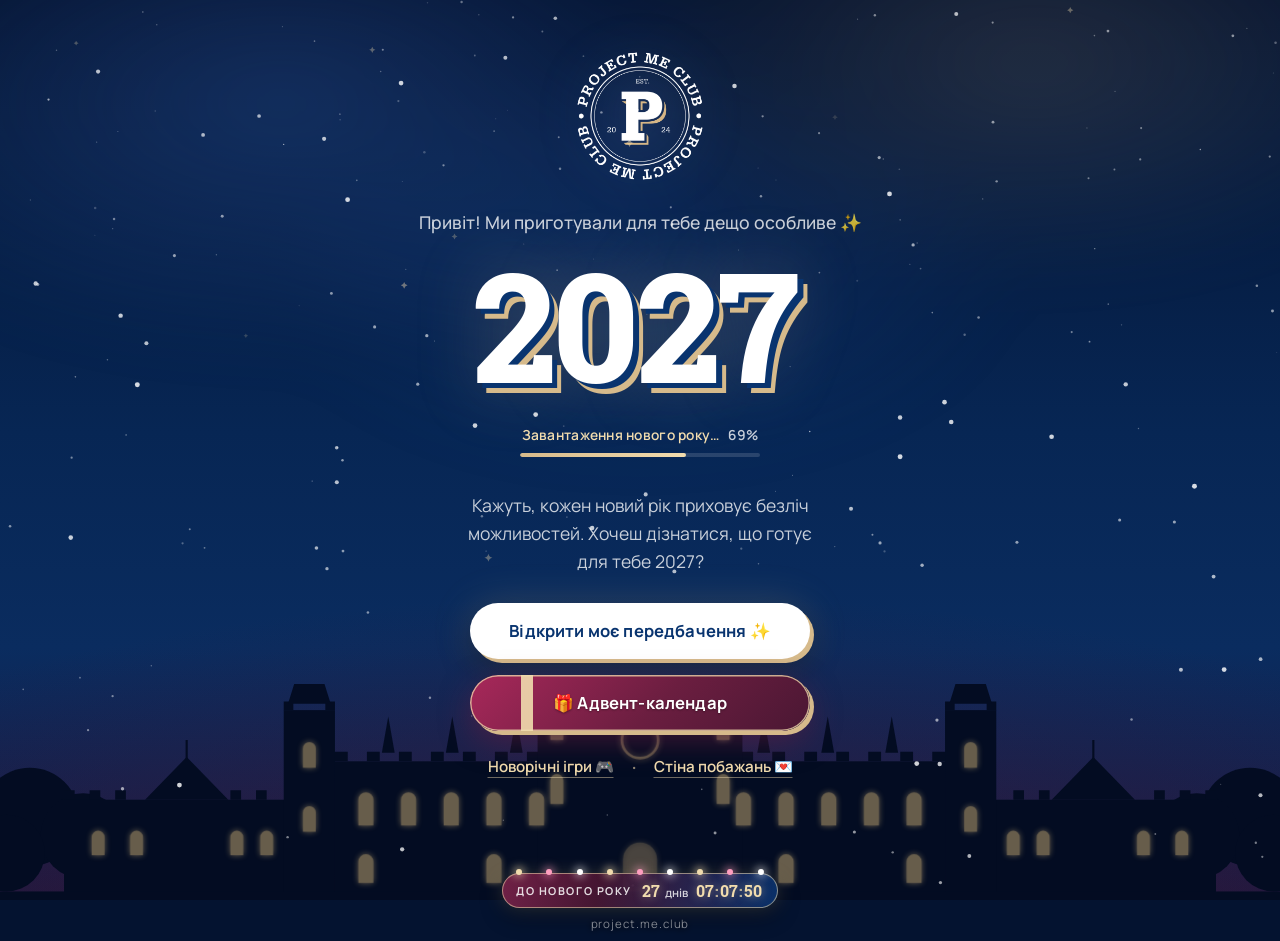
<file: index.html>
<!doctype html>
<html lang="uk">
<head>
  <meta charset="utf-8">
  <meta name="viewport" content="width=device-width, initial-scale=1, viewport-fit=cover">
  <title>Project Me Club · Твоє передбачення на 2027</title>
  <meta name="description" content="Новорічний подарунок від Project Me Club: натисни кнопку й дізнайся, що готує для тебе 2027 рік.">
  <meta name="theme-color" content="#041330">

  <!-- Прев'ю посилання (Telegram, Viber, соцмережі).
       Після розміщення на хостингу заміни og:image і og:url на повні адреси, напр. https://your-site.netlify.app/assets/og-image.png -->
  <meta property="og:type" content="website">
  <meta property="og:title" content="Твоє передбачення на 2027 ✨">
  <meta property="og:description" content="Project Me Club приготував для тебе дещо особливе. Відкрий своє передбачення на новий рік.">
  <meta property="og:image" content="assets/og-image.png">
  <meta property="og:image:width" content="1200">
  <meta property="og:image:height" content="630">
  <meta property="og:locale" content="uk_UA">
  <meta name="twitter:card" content="summary_large_image">

  <link rel="icon" type="image/png" href="assets/favicon.png">
  <link rel="apple-touch-icon" href="assets/apple-touch-icon.png">

  <link rel="preconnect" href="https://fonts.googleapis.com">
  <link rel="preconnect" href="https://fonts.gstatic.com" crossorigin>
  <link href="https://fonts.googleapis.com/css2?family=Manrope:wght@400;500;600;700&family=Roboto+Slab:wght@600;700;800&display=swap" rel="stylesheet">

  <link rel="preload" href="data/predictions.json" as="fetch" type="application/json" crossorigin>
  <!-- ?v=… — версія файлів: змінюй при кожному оновленні, щоб браузери не брали старі CSS/JS з кешу -->
  <link rel="stylesheet" href="css/style.css?v=2026112701">
</head>
<body>
  <!-- Фон: нічне небо, сяйво, сніг -->
  <div class="aurora" aria-hidden="true"></div>
  <canvas id="sky" class="sky" aria-hidden="true"></canvas>

  <!-- Силует старого кампусу з теплими вікнами -->
  <svg class="campus" viewBox="0 0 1200 300" preserveAspectRatio="xMidYMax slice" aria-hidden="true" focusable="false">
    <defs>
      <filter id="window-glow" x="-20%" y="-20%" width="140%" height="140%">
        <feGaussianBlur in="SourceGraphic" stdDeviation="3" result="blur"/>
        <feMerge><feMergeNode in="blur"/><feMergeNode in="SourceGraphic"/></feMerge>
      </filter>
      <g id="campus-half">
        <!-- дерева -->
        <circle cx="28" cy="222" r="46"/>
        <circle cx="78" cy="240" r="40"/>
        <circle cx="6" cy="256" r="36"/>
        <!-- дальнє крило -->
        <rect x="60" y="206" width="210" height="94"/>
        <path d="M60 206v-9h10v9zM84 206v-9h10v9zM108 206v-9h10v9zM216 206v-9h10v9zM240 206v-9h10v9z"/>
        <polygon points="136,206 175,166 214,206"/>
        <rect x="174" y="150" width="2" height="18"/>
        <!-- бічна вежа -->
        <rect x="266" y="122" width="48" height="178"/>
        <path d="M266 122v-8h9v8zM305 122v-8h9v8z"/>
        <polygon points="270,116 290,52 310,116"/>
        <rect x="289" y="34" width="2" height="20"/>
        <!-- головне крило -->
        <rect x="314" y="170" width="210" height="130"/>
        <path d="M314 170v-9h12v9zM344 170v-9h12v9zM374 170v-9h12v9zM404 170v-9h12v9zM434 170v-9h12v9zM464 170v-9h12v9zM494 170v-9h12v9z"/>
        <polygon points="358,162 364,128 370,162"/>
        <polygon points="418,162 424,128 430,162"/>
        <polygon points="478,162 484,128 490,162"/>
        <!-- вежа біля брами -->
        <rect x="504" y="88" width="36" height="212"/>
        <polygon points="504,90 522,22 540,90"/>
        <rect x="521" y="6" width="2" height="18"/>
        <!-- центральний фронтон (половина) -->
        <rect x="540" y="118" width="60" height="182"/>
        <polygon points="540,118 600,46 600,118"/>
      </g>
      <g id="campus-windows-half">
        <path d="M86 258v-17a6 6 0 0 1 12 0v17zM122 258v-17a6 6 0 0 1 12 0v17zM216 258v-17a6 6 0 0 1 12 0v17zM244 258v-17a6 6 0 0 1 12 0v17z"/>
        <path d="M284 176v-18a6 6 0 0 1 12 0v18zM284 236v-18a6 6 0 0 1 12 0v18z"/>
        <path class="w-twinkle" d="M336 230v-24a7 7 0 0 1 14 0v24zM376 230v-24a7 7 0 0 1 14 0v24z"/>
        <path d="M416 230v-24a7 7 0 0 1 14 0v24zM456 230v-24a7 7 0 0 1 14 0v24zM496 230v-24a7 7 0 0 1 14 0v24z"/>
        <path class="w-twinkle w-twinkle--late" d="M336 284v-20a7 7 0 0 1 14 0v20zM456 284v-20a7 7 0 0 1 14 0v20z"/>
        <path d="M516 150v-22a6 6 0 0 1 12 0v22zM516 210v-22a6 6 0 0 1 12 0v22z"/>
      </g>
    </defs>
    <g class="campus-body">
      <use href="#campus-half"/>
      <use href="#campus-half" transform="matrix(-1 0 0 1 1200 0)"/>
      <rect x="0" y="292" width="1200" height="8"/>
    </g>
    <g class="campus-windows">
      <use href="#campus-windows-half"/>
      <use href="#campus-windows-half" transform="matrix(-1 0 0 1 1200 0)"/>
      <circle class="rose" cx="600" cy="150" r="17"/>
      <path class="door" d="M584 292v-30a16 16 0 0 1 32 0v30z"/>
    </g>
  </svg>

  <main class="stage">
    <!-- 1. Головний екран -->
    <section class="view view-intro" id="intro">
      <img class="logo" src="assets/logo.png" alt="Project Me Club" width="520" height="520" decoding="async">

      <p class="greeting">Привіт! Ми приготували для тебе дещо особливе ✨</p>

      <h1 class="year"><span class="visually-hidden">Новий рік </span><span class="year-digits">2027</span></h1>

      <div class="status" id="status">
        <p class="status-text">
          <span id="statusLabel">Завантаження нового року…</span>
          <span class="status-pct" id="statusPct" aria-hidden="true">0%</span>
        </p>
        <div class="status-bar" aria-hidden="true"><i id="statusBar"></i></div>
      </div>

      <p class="lead">Кажуть, кожен новий рік приховує безліч можливостей. Хочеш дізнатися, що готує для тебе 2027?</p>

      <button class="btn btn-primary" id="openBtn" type="button">
        <span>Відкрити моє передбачення ✨</span>
      </button>

      <a class="btn btn-advent" href="advent/"><span>🎁 Адвент-календар</span></a>

      <div class="extra-links">
        <button class="link-btn js-open-games" type="button">Новорічні ігри 🎮</button>
        <span class="extra-dot" aria-hidden="true">·</span>
        <button class="link-btn js-open-wall" type="button">Стіна побажань 💌</button>
      </div>
    </section>

    <!-- 2. Магічне перемішування -->
    <section class="view view-loading" id="loading" hidden>
      <div class="deck" id="deck" aria-hidden="true">
        <div class="deck-card"><span>P</span></div>
        <div class="deck-card"><span>P</span></div>
        <div class="deck-card"><span>P</span></div>
        <div class="deck-card"><span>P</span></div>
        <div class="deck-card"><span>P</span></div>
      </div>
      <p class="loading-text" id="loadingText" aria-live="polite">Перемішуємо зірки…</p>
    </section>

    <!-- 3. Картка з передбаченням -->
    <section class="view view-result" id="result" hidden>
      <article class="card" id="card" tabindex="-1" aria-labelledby="cardTitle" aria-describedby="cardText">
        <span class="corner corner-tl" aria-hidden="true">✦</span>
        <span class="corner corner-tr" aria-hidden="true">✦</span>
        <span class="corner corner-bl" aria-hidden="true">✦</span>
        <span class="corner corner-br" aria-hidden="true">✦</span>

        <p class="card-kicker">Project Me Club · 2027</p>
        <h2 class="card-title" id="cardTitle">Твоє передбачення на 2027</h2>
        <div class="divider" aria-hidden="true"><span>✦</span></div>
        <p class="card-text" id="cardText"></p>

        <div class="seal" id="seal" aria-hidden="true"></div>
      </article>

      <div class="actions">
        <button class="btn btn-primary" id="againBtn" type="button"><span>Спробувати ще раз ✨</span></button>
        <button class="btn btn-ghost" id="shareBtn" type="button"><span>Поділитися</span></button>
        <button class="btn btn-ghost" id="copyBtn" type="button"><span>Скопіювати</span></button>
      </div>
      <a class="btn btn-advent" href="advent/"><span>🎁 До адвент-календаря</span></a>
      <div class="extra-links">
        <button class="link-btn js-open-games" type="button">Новорічні ігри 🎮</button>
        <span class="extra-dot" aria-hidden="true">·</span>
        <button class="link-btn js-open-wall" type="button">Стіна побажань 💌</button>
      </div>
    </section>

    <!-- Стіна побажань -->
    <section class="view view-game view-wall" id="wall" hidden>
      <div class="game-head">
        <button class="back-btn js-to-origin" type="button" aria-label="Назад до передбачень">←<span> Назад</span></button>
        <h2 class="game-title" id="wallTitle" tabindex="-1">Стіна побажань</h2>
        <span class="game-head-spacer" aria-hidden="true"></span>
      </div>
      <p class="game-sub">Залиш побажання клубу на 2027 — воно з’явиться на дошці серед інших ✨</p>

      <form class="wall-form" id="wallForm" novalidate>
        <label class="visually-hidden" for="wallText">Твоє побажання</label>
        <textarea class="wall-input wall-textarea" id="wallText" maxlength="200" rows="3" placeholder="Бажаю всім у 2027…" required></textarea>
        <div class="wall-form-row">
          <label class="visually-hidden" for="wallName">Ім’я (необов’язково)</label>
          <input class="wall-input" id="wallName" type="text" maxlength="40" placeholder="Ім’я (необов’язково)" autocomplete="nickname">
          <span class="wall-count" id="wallCount" aria-hidden="true">0/200</span>
        </div>
        <!-- пастка для ботів: людина це поле не бачить -->
        <input class="wall-hp" id="wallHp" name="website" type="text" tabindex="-1" autocomplete="off" aria-hidden="true">
        <button class="btn btn-primary" id="wallSubmit" type="submit"><span>Приклеїти на стіну 📌</span></button>
        <p class="wall-status" id="wallStatus" role="status" aria-live="polite"></p>
      </form>

      <p class="wall-demo" id="wallDemo" hidden>Демо-режим: стіну ще не підключено до Google Таблиці, тож твої побажання бачиш лише ти.</p>

      <div class="wall-board-head">
        <span class="wall-total" id="wallTotal"></span>
        <button class="link-btn wall-refresh" id="wallRefresh" type="button">Оновити ↻</button>
      </div>
      <div class="wall-board" id="wallBoard" aria-label="Побажання учасників"></div>
      <p class="wall-empty" id="wallEmpty" hidden>Тут поки порожньо. Твоє побажання може стати першим на стіні ✨</p>
    </section>

    <!-- 4. Вибір гри -->
    <section class="view view-game view-games" id="games" hidden>
      <div class="game-head">
        <button class="back-btn js-to-origin" type="button" aria-label="Назад до передбачень">←<span> Назад</span></button>
        <h2 class="game-title" id="gamesTitle" tabindex="-1">Ігри</h2>
        <span class="game-head-spacer" aria-hidden="true"></span>
      </div>
      <p class="game-sub">Обирай гру, передбачення нікуди не втечуть ✨</p>

      <div class="games-list">
        <button class="game-tile" type="button" data-game="memory">
          <span class="tile-icon" aria-hidden="true">
            <svg viewBox="0 0 48 48"><g transform="rotate(-10 16 24)"><rect x="6" y="10" width="20" height="28" rx="3" fill="#0d3f84" stroke="#d6ba8b" stroke-width="1.5"/><text x="16" y="30" text-anchor="middle" font-family="Roboto Slab, Georgia, serif" font-weight="800" font-size="14" fill="#fff">P</text></g><g transform="rotate(9 32 25)"><rect x="22" y="11" width="20" height="28" rx="3" fill="#f5eee1" stroke="#d6ba8b" stroke-width="1.5"/><path transform="translate(32 25) scale(0.7)" d="M0-10L2.35-3.24 9.51-3.09 3.8 1.24 5.88 8.09 0 4-5.88 8.09-3.8 1.24-9.51-3.09-2.35-3.24Z" fill="#d6ba8b" stroke="#09346f" stroke-width="1.6" stroke-linejoin="round"/></g></svg>
          </span>
          <span class="tile-body">
            <span class="tile-title">Знайди пару</span>
            <span class="tile-desc">Гра на пам’ять: відкривай картки й шукай однакові</span>
            <span class="tile-best" id="tileBestMemory"></span>
          </span>
        </button>
        <button class="game-tile" type="button" data-game="catcher">
          <span class="tile-icon" aria-hidden="true">
            <svg viewBox="0 0 48 48"><path d="M14 4v12M31 3v9M37 18v9" stroke="rgba(241,220,174,0.45)" stroke-width="2" stroke-linecap="round"/><path transform="translate(14 23) scale(0.75)" d="M0-10L2.35-3.24 9.51-3.09 3.8 1.24 5.88 8.09 0 4-5.88 8.09-3.8 1.24-9.51-3.09-2.35-3.24Z" fill="#f1dcae"/><path transform="translate(31 17) scale(0.6)" d="M0-10L2.35-3.24 9.51-3.09 3.8 1.24 5.88 8.09 0 4-5.88 8.09-3.8 1.24-9.51-3.09-2.35-3.24Z" fill="#f1dcae"/><path transform="translate(36 34) scale(0.85)" d="M0-10L2.35-3.24 9.51-3.09 3.8 1.24 5.88 8.09 0 4-5.88 8.09-3.8 1.24-9.51-3.09-2.35-3.24Z" fill="#f1dcae"/><ellipse cx="17" cy="38" rx="4.5" ry="5.5" fill="#7ed957" stroke="#0b2550" stroke-width="1.2"/></svg>
          </span>
          <span class="tile-body">
            <span class="tile-title">Зірколов</span>
            <span class="tile-desc">30 секунд, щоб наловити якнайбільше зірок і не зачепити баги</span>
            <span class="tile-best" id="tileBestCatcher"></span>
          </span>
        </button>
        <button class="game-tile" type="button" data-game="scratch">
          <span class="tile-icon" aria-hidden="true">
            <svg viewBox="0 0 48 48"><rect x="5" y="11" width="38" height="26" rx="4" fill="#f5eee1" stroke="#d6ba8b" stroke-width="1.5"/><rect x="9" y="15" width="30" height="18" rx="2.5" fill="#c9d9ee"/><path d="M12 29c5-7 9 1 14-5s8 0 11-4" stroke="#fffaf0" stroke-width="6" stroke-linecap="round" fill="none"/><path transform="translate(24 24) scale(0.5)" d="M0-10L2.35-3.24 9.51-3.09 3.8 1.24 5.88 8.09 0 4-5.88 8.09-3.8 1.24-9.51-3.09-2.35-3.24Z" fill="#d6ba8b"/></svg>
          </span>
          <span class="tile-body">
            <span class="tile-title">Скретч-картка</span>
            <span class="tile-desc">Зітри іній і дізнайся свій новорічний бонус</span>
            <span class="tile-best" id="tileBestScratch"></span>
          </span>
        </button>
      </div>
    </section>

    <!-- Міні-гра «Скретч-картка» -->
    <section class="view view-game view-scratch" id="scratch" hidden>
      <div class="game-head">
        <button class="back-btn js-game-back" type="button" aria-label="Назад до списку ігор">←<span> Ігри</span></button>
        <h2 class="game-title" id="scratchTitle" tabindex="-1">Скретч-картка</h2>
        <span class="game-head-spacer" aria-hidden="true"></span>
      </div>
      <p class="game-sub">Під інеєм ховається твій новорічний бонус ✨</p>

      <article class="card scratch-ticket">
        <p class="card-kicker">Project Me Club · 2027</p>
        <div class="scratch-area" id="scratchArea">
          <div class="scratch-prize" id="scratchPrize" aria-hidden="true" aria-live="polite">
            <p class="prize-kicker" id="prizeKicker"></p>
            <p class="prize-icon" id="prizeIcon"></p>
            <h3 class="card-title prize-title" id="prizeTitle"></h3>
            <p class="card-text prize-text" id="prizeText"></p>
          </div>
          <canvas class="scratch-canvas" id="scratchCanvas" aria-hidden="true"></canvas>
        </div>
      </article>

      <button class="link-btn" id="scratchRevealBtn" type="button">Відкрити без стирання</button>

      <div class="actions scratch-actions" id="scratchActions" hidden>
        <button class="btn btn-primary" id="scratchAgain" type="button"><span>Ще одна картка 🎟️</span></button>
        <button class="btn btn-ghost" id="scratchShare" type="button"><span>Поділитися</span></button>
        <button class="link-btn js-to-origin" type="button">До передбачень ✨</button>
      </div>
    </section>

    <!-- 5. Міні-гра «Знайди пару» -->
    <section class="view view-game" id="memory" hidden>
      <div class="game-head">
        <button class="back-btn js-game-back" type="button" aria-label="Назад до списку ігор">←<span> Ігри</span></button>
        <h2 class="game-title" id="memoryTitle" tabindex="-1">Знайди пару</h2>
        <span class="game-head-spacer" aria-hidden="true"></span>
      </div>
      <p class="game-sub">Відкривай по дві картки й шукай однакові ✨</p>

      <div class="game-stats">
        <div class="stat"><span class="stat-label">Ходи</span><span class="stat-value" id="gMoves">0</span></div>
        <div class="stat"><span class="stat-label">Час</span><span class="stat-value" id="gTime">0:00</span></div>
        <div class="stat"><span class="stat-label">Рекорд</span><span class="stat-value" id="gBest">—</span></div>
      </div>

      <div class="game-board" id="gameBoard">
        <div class="memory-grid" id="memoryGrid" aria-label="Ігрове поле: 12 карток"></div>
        <button class="link-btn" id="gRestart" type="button">Перемішати й почати заново</button>
      </div>

      <div class="game-win" id="gameWin" hidden>
        <article class="card win-card" id="winCard">
          <p class="card-kicker">Project Me Club · 2027</p>
          <h3 class="card-title" id="winTitle" tabindex="-1">Усі пари знайдено!</h3>
          <div class="divider" aria-hidden="true"><span>✦</span></div>
          <p class="win-stats" id="winStats"></p>
          <p class="card-text win-rank" id="winRank"></p>
          <p class="win-record" id="winRecord"></p>
        </article>
        <div class="actions">
          <button class="btn btn-primary" id="gPlayAgain" type="button"><span>Зіграти ще раз 🎮</span></button>
          <button class="btn btn-ghost js-to-origin" type="button"><span>До передбачень ✨</span></button>
        </div>
        <button class="link-btn js-game-back" type="button">Інші ігри</button>
      </div>
    </section>

    <!-- 6. Міні-гра «Зірколов» -->
    <section class="view view-game view-catcher" id="catcher" hidden>
      <div class="game-head">
        <button class="back-btn js-game-back" type="button" aria-label="Назад до списку ігор">←<span> Ігри</span></button>
        <h2 class="game-title" id="catcherTitle" tabindex="-1">Зірколов</h2>
        <span class="game-head-spacer" aria-hidden="true"></span>
      </div>

      <div class="game-stats">
        <div class="stat"><span class="stat-label">Очки</span><span class="stat-value" id="cScore">0</span></div>
        <div class="stat" id="cTimeBox"><span class="stat-label">Час</span><span class="stat-value" id="cTime">30</span></div>
        <div class="stat"><span class="stat-label">Рекорд</span><span class="stat-value" id="cBest">—</span></div>
      </div>

      <div class="game-board" id="catcherBoard">
        <div class="catcher-stage" id="catcherStage">
          <canvas class="catcher-canvas" id="catcherCanvas" aria-label="Ігрове поле: тапай по зірках і подарунках, оминай баги"></canvas>

          <div class="catcher-intro" id="catcherIntro">
            <p class="catcher-rules">За 30 секунд злови якнайбільше:</p>
            <ul class="catcher-legend">
              <li><canvas class="legend-icon" data-type="star" aria-hidden="true"></canvas><span>Зірка</span><b>+1</b></li>
              <li><canvas class="legend-icon" data-type="gift" aria-hidden="true"></canvas><span>Подарунок</span><b>+3</b></li>
              <li><canvas class="legend-icon" data-type="bug" aria-hidden="true"></canvas><span>Баг — не чіпай!</span><b class="is-minus">−3</b></li>
            </ul>
            <button class="btn btn-primary" id="catcherStart" type="button"><span>Почати ✨</span></button>
          </div>

          <div class="catcher-count" id="catcherCount" hidden aria-live="assertive">3</div>
        </div>
      </div>

      <div class="game-win" id="catcherWin" hidden>
        <article class="card win-card" id="cWinCard">
          <p class="card-kicker">Project Me Club · 2027</p>
          <h3 class="card-title" id="cWinTitle" tabindex="-1">Час вийшов!</h3>
          <div class="divider" aria-hidden="true"><span>✦</span></div>
          <p class="win-stats" id="cWinStats"></p>
          <p class="win-detail" id="cWinDetail"></p>
          <p class="card-text win-rank" id="cWinRank"></p>
          <p class="win-record" id="cWinRecord"></p>
        </article>
        <div class="actions">
          <button class="btn btn-primary" id="cPlayAgain" type="button"><span>Зіграти ще раз 🎮</span></button>
          <button class="btn btn-ghost js-to-origin" type="button"><span>До передбачень ✨</span></button>
        </div>
        <button class="link-btn js-game-back" type="button">Інші ігри</button>
      </div>
    </section>

    <noscript>
      <p class="noscript">Щоб отримати передбачення, увімкни, будь ласка, JavaScript у браузері ✨</p>
    </noscript>
  </main>

  <footer class="foot">
    <!-- Зворотний відлік: прихований, доки JS не підставить реальний час -->
    <div class="ny" id="countdown" role="timer" aria-label="Зворотний відлік до Нового 2027 року" hidden>
      <span class="ny-lights" aria-hidden="true"><i></i><i></i><i></i><i></i><i></i><i></i><i></i><i></i><i></i></span>
      <span class="ny-label" id="countdownLabel">До Нового року</span>
      <span class="ny-time" id="countdownRow" aria-hidden="true">
        <b id="cdDays">0</b><small id="cdDaysUnit">днів</small><b id="cdHours">00</b><i class="ny-colon">:</i><b id="cdMins">00</b><i class="ny-colon">:</i><b id="cdSecs">00</b>
      </span>
      <span class="visually-hidden" id="countdownSr"></span>
    </div>
    <p class="foot-brand">project.me.club</p>
  </footer>

  <div class="toast" id="toast" role="status" aria-live="polite"></div>

  <script src="js/effects.js?v=2026112701" defer></script>
  <script src="js/app.js?v=2026112701" defer></script>
  <script src="js/game.js?v=2026112701" defer></script>
  <script src="js/catcher.js?v=2026112701" defer></script>
  <script src="js/scratch.js?v=2026112701" defer></script>
  <script src="js/wall.js?v=2026112701" defer></script>
</body>
</html>
</file>
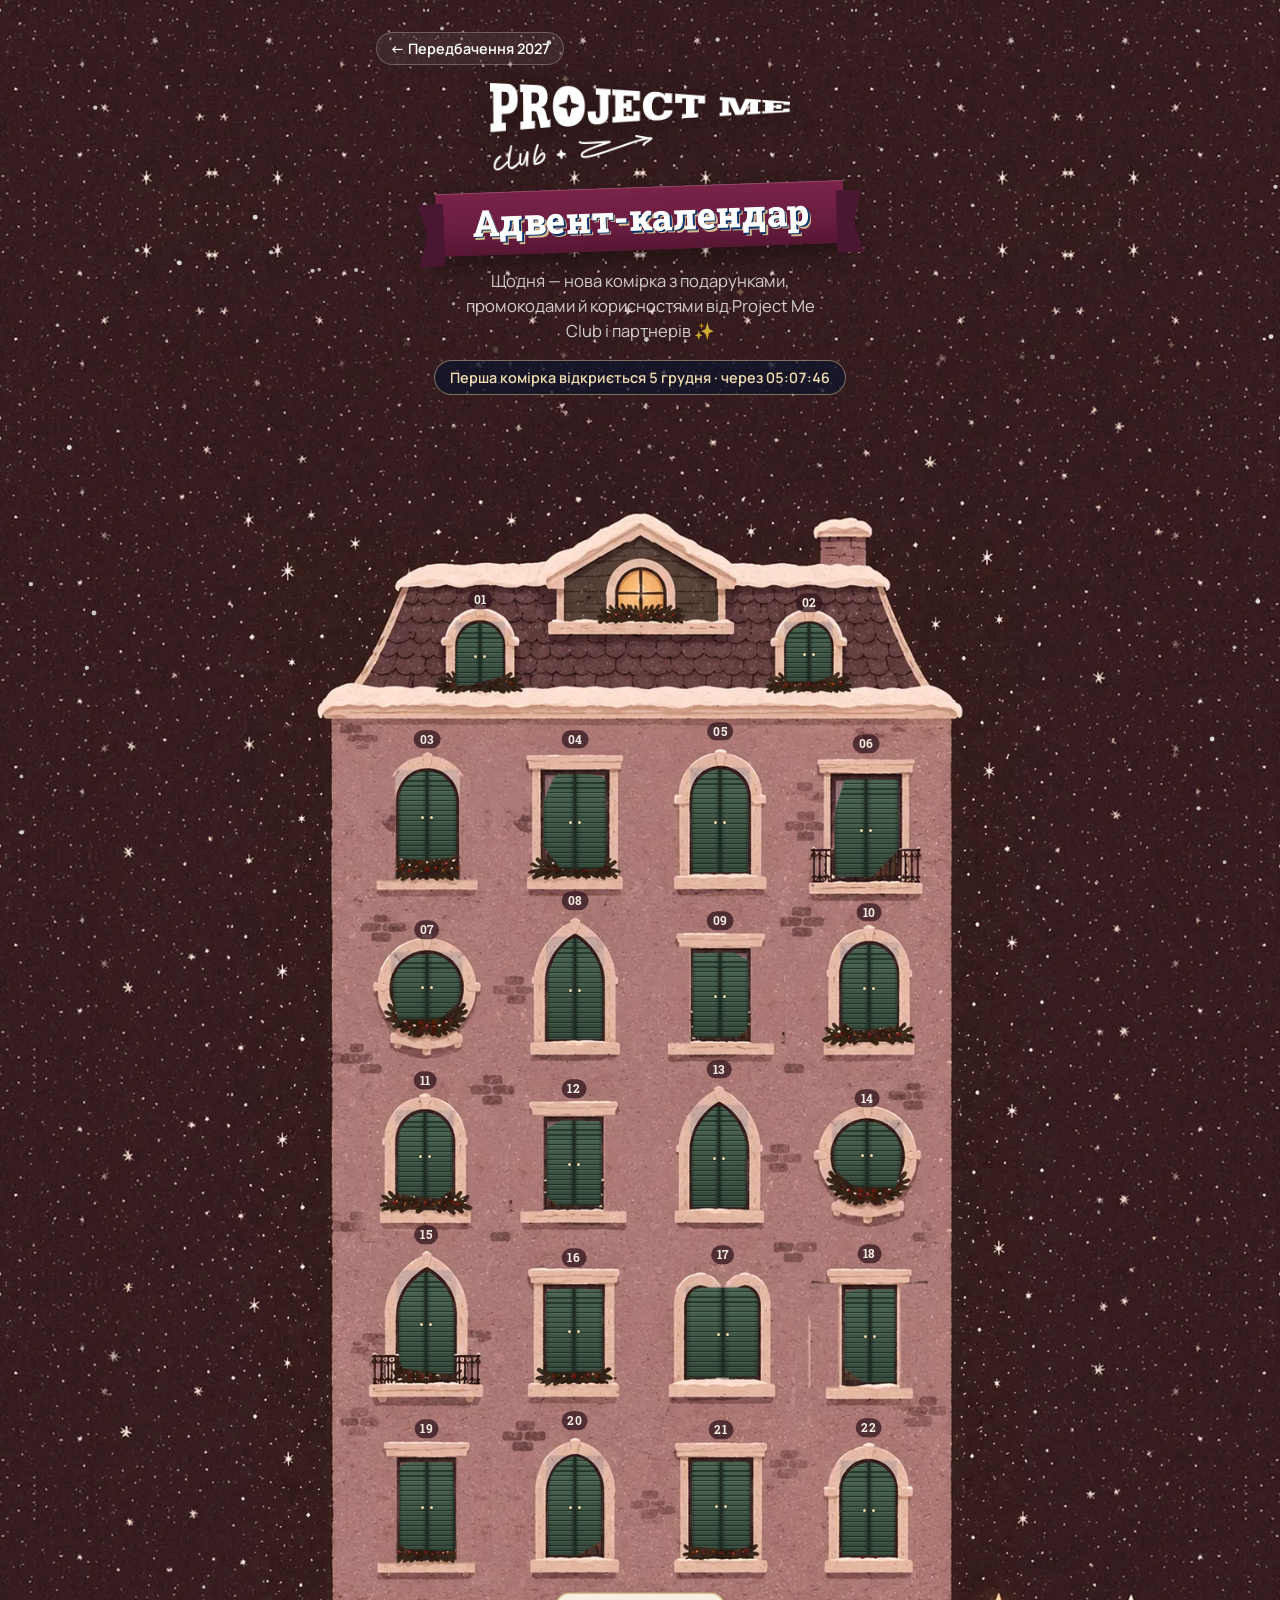
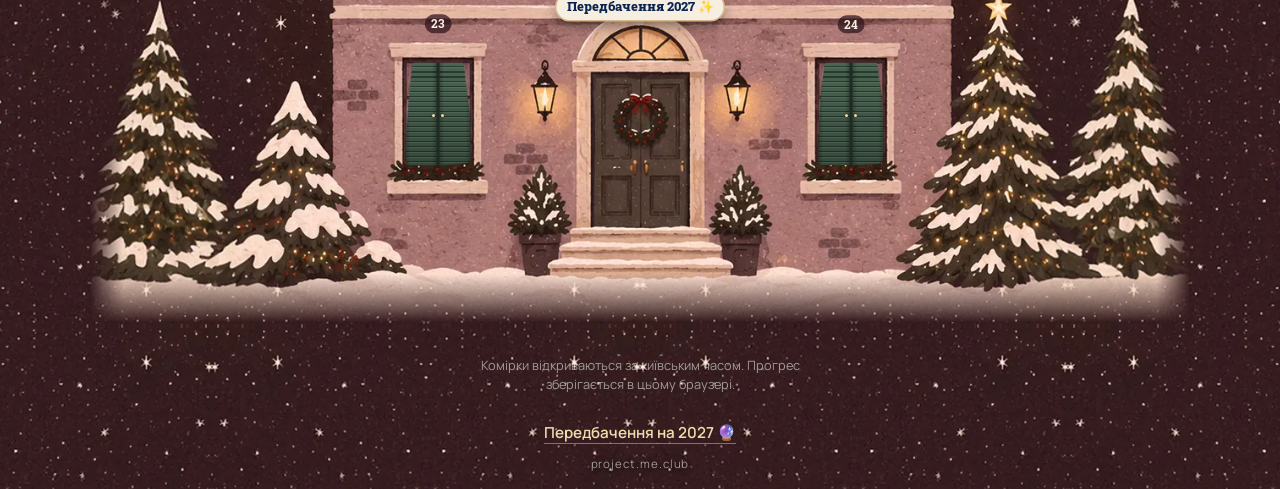
<file: advent/index.html>
<!doctype html>
<html lang="uk">
<head>
  <meta charset="utf-8">
  <meta name="viewport" content="width=device-width, initial-scale=1, viewport-fit=cover">
  <title>Project Me Club · Адвент-календар</title>
  <meta name="description" content="Адвент-календар Project Me Club: щодня нова комірка з подарунками, промокодами й корисними матеріалами.">
  <meta name="theme-color" content="#041330">

  <meta property="og:type" content="website">
  <meta property="og:title" content="Адвент-календар Project Me Club 🎁">
  <meta property="og:description" content="Щодня в грудні — нова комірка з подарунками від Project Me Club і партнерів.">
  <meta property="og:image" content="../assets/og-image.png">
  <meta property="og:locale" content="uk_UA">
  <meta name="twitter:card" content="summary_large_image">

  <link rel="icon" type="image/png" href="../assets/favicon.png">
  <link rel="apple-touch-icon" href="../assets/apple-touch-icon.png">

  <link rel="preconnect" href="https://fonts.googleapis.com">
  <link rel="preconnect" href="https://fonts.gstatic.com" crossorigin>
  <link href="https://fonts.googleapis.com/css2?family=Manrope:wght@400;500;600;700;800&family=Roboto+Slab:wght@600;700;800&display=swap" rel="stylesheet">

  <!-- ?v=… — версія файлів: змінюй при кожному оновленні CSS/JS -->
  <link rel="stylesheet" href="../css/style.css?v=2026112804">
  <link rel="stylesheet" href="css/advent.css?v=2026112804">
  <link rel="preload" href="img/house-lit.webp?v=2026112804" as="image" type="image/webp">
</head>
<body class="advent-page">
  <div class="aurora" aria-hidden="true"></div>
  <canvas id="sky" class="sky" aria-hidden="true"></canvas>

  <div class="preview-bar" id="previewBar" hidden></div>

  <main class="adv">
    <header class="adv-head">
      <a class="adv-back" href="../">←<span> Передбачення 2027</span></a>
      <img class="adv-logo" src="img/logo-club.png" alt="Project Me Club" width="674" height="196" decoding="async">
      <h1 class="adv-title">
        <span class="ribbon"><span class="ribbon-text">Адвент-календар</span></span>
      </h1>
      <p class="adv-sub">Щодня — нова комірка з подарунками, промокодами й корисностями від Project Me Club і партнерів ✨</p>
      <p class="adv-status" id="advStatus" aria-live="polite">Завантажуємо календар…</p>
      <p class="adv-progress" id="advProgress"></p>
    </header>

    <!-- Будинок: кожне вікно — комірка. Ілюстрацію збирає tools/build_house.py -->
    <section class="house" aria-label="Комірки адвент-календаря">
      <div class="house-art">
        <img class="house-img" src="img/house-dark.webp?v=2026112804" width="1300" height="1879" alt="" decoding="async" fetchpriority="high">
        <ol class="windows" id="windows"></ol>
        <a class="door" href="../" style="left:45.62%;top:81.22%;width:8.85%;height:11.79%">
          <span class="door-tag">Передбачення 2027 ✨</span>
        </a>
      </div>
    </section>

    <p class="adv-note">Комірки відкриваються за київським часом. Прогрес зберігається в цьому браузері.</p>

    <noscript>
      <p class="noscript">Щоб відкрити календар, увімкни, будь ласка, JavaScript у браузері ✨</p>
    </noscript>
  </main>

  <footer class="adv-foot">
    <a class="link-btn" href="../">Передбачення на 2027 🔮</a>
    <p class="foot-brand">project.me.club</p>
  </footer>

  <!-- Вікно комірки -->
  <div class="modal" id="modal" hidden>
    <div class="modal-backdrop" data-close></div>
    <article class="modal-card" role="dialog" aria-modal="true" aria-labelledby="modalTitle" tabindex="-1" id="modalCard">
      <button class="modal-x" type="button" data-close aria-label="Закрити">✕</button>
      <header class="modal-head">
        <span class="modal-num" id="modalNum" aria-hidden="true">01</span>
        <div>
          <p class="modal-kicker" id="modalKicker">Комірка</p>
          <h2 class="modal-title" id="modalTitle">Комірка 1</h2>
        </div>
      </header>
      <div class="modal-body" id="modalBody"></div>
      <div class="modal-foot">
        <button class="btn btn-ghost modal-close" type="button" data-close><span>Закрити</span></button>
      </div>
    </article>
  </div>

  <div class="toast" id="toast" role="status" aria-live="polite"></div>

  <script src="../js/effects.js?v=2026112804" defer></script>
  <script src="js/richtext.js?v=2026112804" defer></script>
  <script src="js/advent.js?v=2026112804" defer></script>
</body>
</html>
</file>
<file: css/style.css>
/* ==========================================================================
   Project Me Club · Передбачення на 2027
   Палітра — з логотипа: темно-синій + білий; золото й бордо — лише акценти.
   ========================================================================== */

:root {
  --navy: #09346f;          /* фірмовий синій (фон логотипа) */
  --navy-ink: #0b2550;      /* текст на світлому */
  --night: #041330;         /* найтемніше небо */
  --night-2: #072654;
  --white: #ffffff;
  --gold: #d6ba8b;          /* тінь літери P */
  --gold-bright: #f1dcae;
  --burgundy: #4a1733;
  --burgundy-2: #6b1e40;
  --cream: #f5eee1;
  --cream-2: #ece2cf;

  --text-dim: rgba(255, 255, 255, 0.78);
  --text-faint: rgba(255, 255, 255, 0.55);

  --font-slab: "Roboto Slab", "Rockwell", Georgia, serif;
  --font-sans: "Manrope", "Segoe UI", system-ui, -apple-system, sans-serif;

  --campus-h: clamp(120px, 24vh, 240px);
  --ease-out: cubic-bezier(0.22, 1, 0.36, 1);
  --ease-spring: cubic-bezier(0.34, 1.56, 0.64, 1);
}

*,
*::before,
*::after { box-sizing: border-box; }

html { -webkit-text-size-adjust: 100%; }

body {
  position: relative;
  margin: 0;
  min-height: 100vh;
  min-height: 100svh;
  font-family: var(--font-sans);
  color: var(--white);
  background-color: var(--night);
  background-image:
    radial-gradient(120% 60% at 50% 108%, rgba(107, 30, 64, 0.55) 0%, rgba(74, 23, 51, 0.25) 40%, transparent 70%),
    linear-gradient(180deg, var(--night) 0%, var(--night-2) 48%, #0a2c5f 72%, #1a1840 100%);
  background-attachment: fixed;
  overflow-x: hidden;
  -webkit-font-smoothing: antialiased;
  -webkit-tap-highlight-color: transparent;
}

.visually-hidden {
  position: absolute !important;
  width: 1px; height: 1px;
  padding: 0; margin: -1px;
  overflow: hidden; clip: rect(0 0 0 0);
  white-space: nowrap; border: 0;
}

/* ---------- Фонові шари ---------- */

.aurora {
  position: fixed;
  inset: -20% -20% auto -20%;
  height: 90vh;
  pointer-events: none;
  z-index: 0;
  background:
    radial-gradient(40% 45% at 30% 35%, rgba(58, 108, 196, 0.28), transparent 70%),
    radial-gradient(35% 40% at 72% 30%, rgba(214, 186, 139, 0.14), transparent 70%),
    radial-gradient(30% 35% at 50% 55%, rgba(30, 80, 160, 0.22), transparent 70%);
  filter: blur(30px);
  animation: aurora 18s ease-in-out infinite alternate;
}

@keyframes aurora {
  0%   { transform: translate3d(-3%, 0, 0) scale(1); opacity: 0.85; }
  50%  { transform: translate3d(2%, 2%, 0) scale(1.06); opacity: 1; }
  100% { transform: translate3d(4%, -1%, 0) scale(1.02); opacity: 0.8; }
}

.sky {
  position: fixed;
  inset: 0;
  width: 100%;
  height: 100%;
  pointer-events: none;
  z-index: 1;
}

.campus {
  position: fixed;
  left: 0; right: 0; bottom: 0;
  width: 100%;
  height: var(--campus-h);
  pointer-events: none;
  z-index: 0;
}
.campus-body { fill: #030c22; }
.campus-windows { fill: #f3cf86; opacity: 0.42; filter: url(#window-glow); }
.campus-windows .rose { fill: none; stroke: #f3cf86; stroke-width: 2.5; opacity: 0.9; }
.campus-windows .door { opacity: 0.45; }
.w-twinkle { animation: window-glow 6s ease-in-out infinite; }
.w-twinkle--late { animation-delay: -3s; animation-duration: 9s; }

@keyframes window-glow {
  0%, 100% { opacity: 1; }
  45%      { opacity: 0.25; }
  55%      { opacity: 0.25; }
}

/* ---------- Сцена ---------- */

.stage {
  position: relative;
  z-index: 2;
  overflow-x: clip; /* 3D-поворот картки не створює горизонтальний скрол на iOS */
  min-height: 100vh;
  min-height: 100svh;
  display: flex;
  flex-direction: column;
  align-items: center;
  justify-content: center;
  padding:
    max(28px, env(safe-area-inset-top))
    16px
    calc(max(var(--campus-h) * 0.6, 92px) + 24px); /* місце для футера з відліком */
}

.view {
  width: 100%;
  max-width: 460px;
  display: flex;
  flex-direction: column;
  align-items: center;
  text-align: center;
}
.view[hidden] { display: none; }

.view.is-entering { animation: view-in 0.7s var(--ease-out) both; }

@keyframes view-in {
  from { opacity: 0; transform: translateY(14px); }
  to   { opacity: 1; transform: none; }
}

/* ---------- Головний екран ---------- */

.logo {
  width: clamp(96px, 28vw, 136px);
  height: auto;
  margin-bottom: 20px;
  filter: drop-shadow(0 0 22px rgba(120, 165, 240, 0.25));
  animation: logo-float 7s ease-in-out infinite;
}

@keyframes logo-float {
  0%, 100% { transform: translateY(0); }
  50%      { transform: translateY(-5px); }
}

.greeting {
  margin: 0 0 6px;
  font-size: clamp(0.98rem, 3.9vw, 1.1rem);
  font-weight: 500;
  color: var(--text-dim);
  line-height: 1.45;
  text-wrap: balance;
}

.year {
  margin: 0;
  line-height: 1;
}

.year-digits {
  display: inline-block;
  font-family: var(--font-slab);
  font-weight: 800;
  font-size: clamp(5.4rem, 29vw, 9.5rem);
  letter-spacing: -0.02em;
  color: var(--white);
  /* як у літери P: біла цифра, синя «щілина», золота тінь */
  text-shadow:
    0.035em 0.035em 0 var(--navy),
    0.065em 0.065em 0 var(--gold),
    0 0 0.45em rgba(214, 186, 139, 0.28);
  padding: 0.04em 0.08em 0.1em 0;
  animation: year-glow 5s ease-in-out infinite;
}

@keyframes year-glow {
  0%, 100% { filter: drop-shadow(0 0 0 rgba(241, 220, 174, 0)); }
  50%      { filter: drop-shadow(0 0 18px rgba(241, 220, 174, 0.35)); }
}

.status {
  margin: 10px 0 22px;
  display: flex;
  flex-direction: column;
  align-items: center;
  gap: 9px;
  min-height: 44px;
}

.status-text {
  margin: 0;
  font-size: 0.86rem;
  font-weight: 600;
  letter-spacing: 0.02em;
  color: var(--gold-bright);
  display: flex;
  gap: 8px;
  align-items: baseline;
}

.status-pct {
  font-variant-numeric: tabular-nums;
  color: var(--text-dim);
  min-width: 3ch;
  text-align: left;
}

.status-bar {
  position: relative;
  width: min(240px, 66vw);
  height: 4px;
  border-radius: 99px;
  background: rgba(255, 255, 255, 0.14);
  overflow: hidden;
}

.status-bar i {
  position: absolute;
  inset: 0 auto 0 0;
  width: 0%;
  border-radius: inherit;
  background: linear-gradient(90deg, var(--gold), var(--gold-bright), var(--gold));
  background-size: 200% 100%;
  animation: shimmer 1.6s linear infinite;
}

@keyframes shimmer {
  from { background-position: 200% 0; }
  to   { background-position: 0 0; }
}

.status.is-ready .status-text { animation: soft-pulse 2.4s ease-in-out infinite; }
.status.is-ready .status-pct { display: none; }

@keyframes soft-pulse {
  0%, 100% { opacity: 1; }
  50%      { opacity: 0.6; }
}

.lead {
  margin: 0 0 28px;
  max-width: 34ch;
  font-size: clamp(1rem, 4vw, 1.1rem);
  line-height: 1.6;
  color: var(--text-dim);
  text-wrap: pretty;
}

/* ---------- Кнопки ---------- */

.btn {
  position: relative;
  display: inline-flex;
  align-items: center;
  justify-content: center;
  min-height: 56px;
  padding: 15px clamp(18px, 6vw, 28px);
  border-radius: 999px;
  font: 700 clamp(0.95rem, 4.2vw, 1.04rem)/1.2 var(--font-sans);
  letter-spacing: 0.01em;
  cursor: pointer;
  border: 0;
  overflow: hidden;
  transition: transform 0.18s var(--ease-out), box-shadow 0.18s var(--ease-out), background-color 0.2s;
  touch-action: manipulation;
}

.btn > span { position: relative; z-index: 1; }

.btn-primary {
  width: min(100%, 340px);
  color: var(--navy);
  background: var(--white);
  box-shadow:
    4px 4px 0 var(--gold),
    0 10px 30px rgba(0, 0, 0, 0.35),
    0 0 40px rgba(241, 220, 174, 0.18);
}

/* відблиск, що пробігає по кнопці */
.btn-primary::after {
  content: "";
  position: absolute;
  top: 0; bottom: 0;
  left: -60%;
  width: 40%;
  background: linear-gradient(100deg, transparent, rgba(214, 186, 139, 0.45), transparent);
  transform: skewX(-20deg);
  animation: sheen 4.5s ease-in-out infinite 1.5s;
}

@keyframes sheen {
  0%, 70% { left: -60%; }
  100%    { left: 130%; }
}

.btn-ghost {
  color: var(--white);
  background: rgba(255, 255, 255, 0.04);
  box-shadow: inset 0 0 0 1.5px rgba(255, 255, 255, 0.4);
}

@media (hover: hover) {
  .btn-primary:hover {
    transform: translate(-2px, -2px);
    box-shadow: 6px 6px 0 var(--gold), 0 14px 34px rgba(0, 0, 0, 0.4), 0 0 50px rgba(241, 220, 174, 0.28);
  }
  .btn-ghost:hover { background: rgba(255, 255, 255, 0.1); }
}

.btn-primary:active {
  transform: translate(3px, 3px);
  box-shadow: 1px 1px 0 var(--gold), 0 6px 18px rgba(0, 0, 0, 0.35);
}
.btn-ghost:active { transform: scale(0.98); }

.btn:focus-visible {
  outline: 3px solid var(--gold-bright);
  outline-offset: 4px;
}

.btn[disabled] { cursor: default; opacity: 0.7; }

/* ---------- Перемішування карток ---------- */

.view-loading { gap: 34px; padding: 24px 0; }

.deck {
  position: relative;
  width: 150px;
  height: 214px;
  margin-top: 10px;
}

.deck-card {
  position: absolute;
  inset: 0;
  border-radius: 14px;
  background:
    radial-gradient(circle at 20% 20%, rgba(241, 220, 174, 0.25) 0 1px, transparent 2px) 0 0 / 22px 22px,
    linear-gradient(160deg, #0d3f84 0%, var(--navy) 45%, #05214a 100%);
  box-shadow:
    inset 0 0 0 1px rgba(255, 255, 255, 0.12),
    inset 0 0 0 7px var(--navy),
    inset 0 0 0 8px rgba(214, 186, 139, 0.7),
    0 14px 30px rgba(0, 0, 0, 0.45);
  display: grid;
  place-items: center;
  animation: shuffle-a 1.1s var(--ease-out) infinite;
  will-change: transform;
}

.deck-card span {
  font-family: var(--font-slab);
  font-weight: 800;
  font-size: 4.2rem;
  color: var(--white);
  text-shadow: 0.04em 0.04em 0 var(--navy), 0.075em 0.075em 0 var(--gold);
  line-height: 1;
}

.deck-card:nth-child(1) { animation-delay: 0s; }
.deck-card:nth-child(2) { animation-name: shuffle-b; animation-delay: 0.14s; }
.deck-card:nth-child(3) { animation-delay: 0.28s; }
.deck-card:nth-child(4) { animation-name: shuffle-b; animation-delay: 0.42s; }
.deck-card:nth-child(5) { animation-delay: 0.56s; }

@keyframes shuffle-a {
  0%, 100% { transform: translate(0, 0) rotate(0deg); }
  35%      { transform: translate(-62%, -6%) rotate(-14deg); }
  65%      { transform: translate(-8%, 2%) rotate(-2deg); }
}

@keyframes shuffle-b {
  0%, 100% { transform: translate(0, 0) rotate(0deg); }
  35%      { transform: translate(62%, -6%) rotate(14deg); }
  65%      { transform: translate(8%, 2%) rotate(2deg); }
}

.deck.is-revealing .deck-card {
  animation: deck-out 0.5s var(--ease-out) forwards;
}
.deck.is-revealing .deck-card:nth-child(odd)  { --dx: -40px; }
.deck.is-revealing .deck-card:nth-child(even) { --dx: 40px; }

@keyframes deck-out {
  to { transform: translate(var(--dx, 0), -30px) scale(0.85); opacity: 0; }
}

.loading-text {
  margin: 0;
  min-height: 1.6em;
  font-size: 1rem;
  font-weight: 600;
  color: var(--gold-bright);
  letter-spacing: 0.02em;
}

.loading-text.is-swapping { animation: text-swap 0.7s ease both; }

@keyframes text-swap {
  0%   { opacity: 0; transform: translateY(6px); }
  100% { opacity: 1; transform: none; }
}

/* ---------- Картка передбачення ---------- */

.view-result { gap: 34px; }

.card {
  position: relative;
  width: min(100%, 420px);
  padding: 40px 30px 46px;
  border-radius: 20px;
  color: var(--navy-ink);
  background:
    radial-gradient(120% 80% at 50% 0%, rgba(255, 255, 255, 0.65), transparent 60%),
    linear-gradient(170deg, var(--cream) 0%, var(--cream-2) 100%);
  box-shadow:
    0 24px 60px rgba(0, 0, 0, 0.5),
    0 0 70px rgba(241, 220, 174, 0.22);
  text-align: center;
  outline: none;
}

/* подвійна рамка, як кільця на печатці */
.card::before,
.card::after {
  content: "";
  position: absolute;
  pointer-events: none;
  border-radius: 13px;
}
.card::before { inset: 10px; border: 1.5px solid rgba(9, 52, 111, 0.55); }
.card::after  { inset: 15px; border: 1px solid rgba(214, 186, 139, 0.9); border-radius: 9px; }

.card.is-entering { animation: card-in 0.9s var(--ease-spring) both; }

@keyframes card-in {
  0%   { opacity: 0; transform: perspective(900px) rotateY(-80deg) translateY(20px) scale(0.9); }
  60%  { opacity: 1; }
  100% { opacity: 1; transform: none; }
}

.corner {
  position: absolute;
  font-size: 0.8rem;
  color: var(--gold);
  line-height: 1;
}
.corner-tl { top: 21px; left: 22px; }
.corner-tr { top: 21px; right: 22px; }
.corner-bl { bottom: 21px; left: 22px; }
.corner-br { display: none; } /* тут стоїть печатка */

.card-kicker {
  margin: 0 0 12px;
  font-size: 0.7rem;
  font-weight: 700;
  letter-spacing: 0.2em;
  text-transform: uppercase;
  color: var(--burgundy-2);
}

.card-title {
  margin: 0;
  font-family: var(--font-slab);
  font-weight: 700;
  font-size: clamp(1.3rem, 5.6vw, 1.55rem);
  line-height: 1.25;
  color: var(--navy);
  text-wrap: balance;
}

.divider {
  display: flex;
  align-items: center;
  gap: 12px;
  margin: 18px auto 20px;
  width: 70%;
  color: var(--gold);
  font-size: 0.85rem;
}
.divider::before,
.divider::after {
  content: "";
  flex: 1;
  height: 1px;
  background: linear-gradient(90deg, transparent, var(--gold));
}
.divider::after { background: linear-gradient(90deg, var(--gold), transparent); }

.card-text {
  margin: 0;
  font-size: clamp(1.05rem, 4.3vw, 1.16rem);
  font-weight: 500;
  line-height: 1.6;
  color: var(--navy-ink);
  text-wrap: pretty;
}

.seal {
  position: absolute;
  right: 22px;
  bottom: -28px;
  z-index: 2; /* над подвійною рамкою картки (::before/::after), щоб лінія не перетинала печатку */
  width: 68px;
  height: 68px;
  filter: drop-shadow(0 6px 10px rgba(40, 6, 22, 0.45));
}
.seal svg { width: 100%; height: 100%; display: block; }

.card.is-entering .seal { animation: stamp 0.55s var(--ease-spring) 0.65s both; }

@keyframes stamp {
  0%   { opacity: 0; transform: scale(1.8) rotate(-25deg); }
  100% { opacity: 1; transform: scale(1) rotate(-8deg); }
}
.seal { transform: rotate(-8deg); }

.actions {
  width: 100%;
  display: flex;
  flex-direction: column;
  align-items: center;
  gap: 14px;
}
.actions .btn-ghost { width: min(100%, 340px); }

/* ---------- Текстова кнопка (вхід у гру тощо) ---------- */

.link-btn {
  margin-top: 16px;
  padding: 10px 14px;
  border: 0;
  background: none;
  color: var(--gold-bright);
  font: 600 0.95rem/1.3 var(--font-sans);
  text-decoration: underline;
  text-decoration-color: rgba(241, 220, 174, 0.45);
  text-underline-offset: 5px;
  cursor: pointer;
  border-radius: 8px;
  touch-action: manipulation;
}
.link-btn:focus-visible { outline: 2px solid var(--gold-bright); outline-offset: 2px; }
@media (hover: hover) {
  .link-btn:hover { text-decoration-color: var(--gold-bright); }
}
.view-result .extra-links { margin-top: -8px; }

.extra-links {
  margin-top: 16px;
  display: flex;
  flex-wrap: wrap;
  align-items: center;
  justify-content: center;
  gap: 0 4px;
}
.extra-links .link-btn { margin-top: 0; }
.extra-dot { color: rgba(241, 220, 174, 0.6); font-weight: 700; }

/* ---------- Міні-гра «Знайди пару» ---------- */

.view-game { max-width: 460px; }

.game-head {
  width: 100%;
  display: grid;
  grid-template-columns: 1fr auto 1fr;
  align-items: center;
  gap: 8px;
}

.back-btn {
  justify-self: start;
  padding: 8px 14px;
  border: 0;
  border-radius: 999px;
  background: rgba(255, 255, 255, 0.06);
  box-shadow: inset 0 0 0 1px rgba(255, 255, 255, 0.25);
  color: var(--white);
  font: 600 0.9rem/1.2 var(--font-sans);
  cursor: pointer;
  touch-action: manipulation;
}
.back-btn:focus-visible { outline: 2px solid var(--gold-bright); outline-offset: 2px; }
@media (hover: hover) { .back-btn:hover { background: rgba(255, 255, 255, 0.12); } }
@media (max-width: 359px) { .back-btn span { display: none; } }

.game-title {
  margin: 0;
  font-family: var(--font-slab);
  font-weight: 800;
  font-size: clamp(1.5rem, 6.4vw, 1.9rem);
  color: var(--white);
  text-shadow: 0.04em 0.04em 0 var(--navy), 0.075em 0.075em 0 var(--gold);
  white-space: nowrap;
  outline: none;
}

.game-sub {
  margin: 8px 0 0;
  font-size: 0.95rem;
  color: var(--text-dim);
}

.game-stats {
  display: flex;
  justify-content: center;
  gap: 10px;
  margin: 16px 0 18px;
}

.stat {
  min-width: 82px;
  padding: 8px 12px;
  border-radius: 12px;
  background: rgba(255, 255, 255, 0.06);
  box-shadow: inset 0 0 0 1px rgba(255, 255, 255, 0.12);
  display: flex;
  flex-direction: column;
  align-items: center;
  gap: 2px;
}
.stat-label {
  font-size: 0.66rem;
  font-weight: 700;
  letter-spacing: 0.14em;
  text-transform: uppercase;
  color: var(--text-faint);
}
.stat-value {
  font: 700 1.08rem/1.2 var(--font-slab);
  color: var(--white);
  font-variant-numeric: tabular-nums;
  white-space: nowrap;
}

.game-board {
  width: 100%;
  display: flex;
  flex-direction: column;
  align-items: center;
}
.game-board[hidden] { display: none; }

.memory-grid {
  width: min(100%, 400px);
  display: grid;
  grid-template-columns: repeat(4, 1fr);
  gap: clamp(8px, 2.4vw, 12px);
  perspective: 900px;
}

.m-card {
  position: relative;
  aspect-ratio: 3 / 4;
  padding: 0;
  border: 0;
  border-radius: 12px;
  background: none;
  cursor: pointer;
  touch-action: manipulation;
  -webkit-tap-highlight-color: transparent;
}
.m-card:focus-visible { outline: 3px solid var(--gold-bright); outline-offset: 3px; }
.m-card[aria-disabled="true"] { cursor: default; }

.m-inner {
  position: absolute;
  inset: 0;
  transform-style: preserve-3d;
  transition: transform 0.5s var(--ease-out);
}
.m-card.is-flipped .m-inner,
.m-card.is-matched .m-inner { transform: rotateY(180deg); }

.m-face {
  position: absolute;
  inset: 0;
  border-radius: 12px;
  display: grid;
  place-items: center;
  -webkit-backface-visibility: hidden;
  backface-visibility: hidden;
}

.m-back {
  background:
    radial-gradient(circle at 20% 20%, rgba(241, 220, 174, 0.25) 0 1px, transparent 2px) 0 0 / 14px 14px,
    linear-gradient(160deg, #0d3f84 0%, var(--navy) 45%, #05214a 100%);
  box-shadow:
    inset 0 0 0 1px rgba(255, 255, 255, 0.14),
    inset 0 0 0 5px var(--navy),
    inset 0 0 0 6px rgba(214, 186, 139, 0.7),
    0 8px 18px rgba(0, 0, 0, 0.35);
}
.m-back span {
  font-family: var(--font-slab);
  font-weight: 800;
  font-size: clamp(1.5rem, 7.5vw, 2.2rem);
  color: var(--white);
  text-shadow: 0.04em 0.04em 0 var(--navy), 0.08em 0.08em 0 var(--gold);
  line-height: 1;
}

.m-front {
  transform: rotateY(180deg);
  background: linear-gradient(170deg, var(--cream) 0%, var(--cream-2) 100%);
  box-shadow:
    inset 0 0 0 4px var(--cream),
    inset 0 0 0 5px rgba(214, 186, 139, 0.9),
    0 8px 18px rgba(0, 0, 0, 0.35);
  transition: box-shadow 0.3s;
}
.m-front svg { width: 64%; height: auto; }

.m-card.is-matched .m-front {
  box-shadow:
    inset 0 0 0 4px var(--cream),
    inset 0 0 0 6px var(--gold),
    0 0 22px rgba(241, 220, 174, 0.6);
}
.m-card.is-matched { animation: m-pop 0.45s var(--ease-spring); }
.m-card.is-wrong { animation: m-shake 0.4s ease; }

@keyframes m-pop {
  50% { transform: scale(1.08); }
}
@keyframes m-shake {
  20%, 60% { transform: translateX(-4px); }
  40%, 80% { transform: translateX(4px); }
}

.memory-grid.is-dealing .m-card {
  animation: m-deal 0.45s var(--ease-out) both;
  animation-delay: calc(var(--i, 0) * 40ms);
}
@keyframes m-deal {
  from { opacity: 0; transform: translateY(14px) scale(0.9); }
}

.game-win {
  width: 100%;
  display: flex;
  flex-direction: column;
  align-items: center;
  gap: 30px;
}
.game-win[hidden] { display: none; }

.win-card .card-title { outline: none; }
.win-stats {
  margin: 0 0 10px;
  font: 700 1.5rem/1.2 var(--font-slab);
  color: var(--burgundy-2);
}
.win-record {
  margin: 14px 0 0;
  font-size: 0.9rem;
  font-weight: 700;
  color: var(--navy);
}

/* ---------- Вибір гри ---------- */

.games-list {
  width: 100%;
  display: flex;
  flex-direction: column;
  gap: 16px;
  margin-top: 22px;
}

.game-tile {
  display: flex;
  align-items: center;
  gap: 16px;
  width: 100%;
  padding: 16px;
  border: 0;
  border-radius: 18px;
  text-align: left;
  color: var(--navy-ink);
  background: linear-gradient(170deg, var(--cream) 0%, var(--cream-2) 100%);
  box-shadow: 4px 4px 0 var(--gold), 0 14px 30px rgba(0, 0, 0, 0.35);
  cursor: pointer;
  transition: transform 0.18s var(--ease-out), box-shadow 0.18s var(--ease-out);
  touch-action: manipulation;
}
@media (hover: hover) {
  .game-tile:hover { transform: translate(-2px, -2px); box-shadow: 6px 6px 0 var(--gold), 0 18px 36px rgba(0, 0, 0, 0.4); }
}
.game-tile:active { transform: translate(3px, 3px); box-shadow: 1px 1px 0 var(--gold), 0 8px 20px rgba(0, 0, 0, 0.35); }
.game-tile:focus-visible { outline: 3px solid var(--gold-bright); outline-offset: 4px; }

.tile-icon {
  flex: 0 0 64px;
  height: 64px;
  border-radius: 14px;
  display: grid;
  place-items: center;
  background: linear-gradient(160deg, #0d3f84 0%, var(--navy) 50%, #05214a 100%);
  box-shadow: inset 0 0 0 1px rgba(214, 186, 139, 0.5);
}
.tile-icon svg { width: 46px; height: 46px; }

.tile-body { display: flex; flex-direction: column; gap: 3px; min-width: 0; }
.tile-title { font: 700 1.2rem/1.2 var(--font-slab); color: var(--navy); }
.tile-desc { font-size: 0.9rem; line-height: 1.4; color: rgba(11, 37, 80, 0.78); }
.tile-best { font-size: 0.8rem; font-weight: 700; color: var(--burgundy-2); }
.tile-best:empty { display: none; }

/* ---------- Зірколов ---------- */

.catcher-stage {
  position: relative;
  width: min(100%, 420px);
  height: clamp(300px, calc(100vh - 340px), 540px);
  height: clamp(300px, calc(100svh - 340px), 540px);
  border-radius: 18px;
  overflow: hidden;
  background:
    radial-gradient(120% 70% at 50% 0%, rgba(58, 108, 196, 0.28), transparent 65%),
    rgba(3, 12, 34, 0.6);
  box-shadow: inset 0 0 0 1px rgba(214, 186, 139, 0.4), 0 20px 50px rgba(0, 0, 0, 0.4);
  touch-action: none;
  -webkit-user-select: none;
  user-select: none;
}
.catcher-stage::after {
  content: "";
  position: absolute;
  inset: 0;
  pointer-events: none;
  border-radius: inherit;
  background: rgba(255, 120, 140, 0);
  transition: background 0.3s;
}
.catcher-stage.is-hit { animation: m-shake 0.35s ease; }
.catcher-stage.is-hit::after { animation: hit-flash 0.45s ease; }
@keyframes hit-flash {
  0%   { background: rgba(255, 120, 140, 0.28); }
  100% { background: rgba(255, 120, 140, 0); }
}

.catcher-canvas {
  position: absolute;
  inset: 0;
  width: 100%;
  height: 100%;
  display: block;
  cursor: crosshair;
}

.catcher-intro {
  position: absolute;
  inset: 0;
  z-index: 2;
  display: flex;
  flex-direction: column;
  align-items: center;
  justify-content: center;
  gap: 18px;
  padding: 20px;
  background: rgba(4, 19, 48, 0.55);
}
.catcher-intro[hidden] { display: none; }

.catcher-rules {
  margin: 0;
  font-weight: 600;
  color: var(--text-dim);
}

.catcher-legend {
  list-style: none;
  margin: 0;
  padding: 0;
  display: flex;
  flex-direction: column;
  gap: 8px;
  width: min(100%, 270px);
}
.catcher-legend li {
  display: flex;
  align-items: center;
  gap: 12px;
  padding: 6px 14px 6px 8px;
  border-radius: 12px;
  background: rgba(255, 255, 255, 0.06);
  text-align: left;
}
.catcher-legend span { flex: 1; font-weight: 600; }
.catcher-legend b { font: 800 1.1rem var(--font-slab); color: var(--gold-bright); }
.catcher-legend b.is-minus { color: #ff9aa8; }
.legend-icon { width: 40px; height: 40px; flex: 0 0 40px; }

.catcher-count {
  position: absolute;
  inset: 0;
  z-index: 2;
  display: grid;
  place-items: center;
  font: 800 6rem/1 var(--font-slab);
  color: var(--white);
  text-shadow: 0.04em 0.04em 0 var(--navy), 0.075em 0.075em 0 var(--gold);
  pointer-events: none;
}
.catcher-count[hidden] { display: none; }
.catcher-count.is-pop { animation: count-pop 0.7s var(--ease-out) both; }
@keyframes count-pop {
  0%   { opacity: 0; transform: scale(1.6); }
  30%  { opacity: 1; transform: scale(1); }
  100% { opacity: 0.2; transform: scale(0.9); }
}

/* Низькі екрани: правила «Зірколова» компактніші, щоб кнопка «Почати» вміщалася */
@media (max-height: 700px) {
  .catcher-intro { gap: 10px; padding: 12px 16px; }
  .catcher-rules { font-size: 0.9rem; }
  .catcher-legend { gap: 6px; }
  .catcher-legend li { padding: 2px 12px 2px 6px; }
  .legend-icon { width: 32px; height: 32px; flex-basis: 32px; }
  .catcher-intro .btn { min-height: 48px; padding-top: 11px; padding-bottom: 11px; }
}

.stat.is-hurry { box-shadow: inset 0 0 0 1.5px #ff9aa8; }
.stat.is-hurry .stat-value { color: #ffc1ca; }

.win-detail {
  margin: 0 0 12px;
  font-size: 1rem;
  font-weight: 600;
  color: var(--navy-ink);
}

/* ---------- Скретч-картка ---------- */

.view-scratch { gap: 0; }
.view-scratch .game-sub { margin-bottom: 20px; }

.scratch-ticket { padding: 30px 22px 24px; }
.scratch-ticket .card-kicker { margin-bottom: 14px; }

.scratch-area {
  position: relative;
  min-height: 260px;
  border-radius: 14px;
  overflow: hidden;
  display: grid;
  place-items: center;
  background:
    radial-gradient(90% 70% at 50% 20%, rgba(241, 220, 174, 0.35), transparent 70%),
    #fffaf0;
  box-shadow: inset 0 0 0 1px rgba(214, 186, 139, 0.85);
}

.scratch-prize {
  width: 100%;
  padding: 24px 18px 26px;
  text-align: center;
}
.prize-kicker {
  margin: 0;
  font-size: 0.72rem;
  font-weight: 700;
  letter-spacing: 0.16em;
  text-transform: uppercase;
  color: var(--burgundy-2);
}
.prize-icon {
  margin: 10px 0 8px;
  font-size: 2.6rem;
  line-height: 1;
}
.prize-title { font-size: clamp(1.2rem, 5.2vw, 1.4rem); }
.prize-text { margin-top: 10px; }

.scratch-canvas {
  position: absolute;
  inset: 0;
  width: 100%;
  height: 100%;
  display: block;
  touch-action: none;
  cursor: grab;
  transition: opacity 0.6s ease;
}
.scratch-canvas:active { cursor: grabbing; }
.scratch-canvas[hidden] { display: none; }
.scratch-area.is-revealed .scratch-canvas { opacity: 0; pointer-events: none; }
.scratch-area.is-revealed .scratch-prize { animation: prize-pop 0.6s var(--ease-spring) both; }
@keyframes prize-pop {
  from { transform: scale(0.94); }
  to   { transform: none; }
}

#scratchRevealBtn { margin-top: 14px; }
#scratchRevealBtn[hidden] { display: none; }

.scratch-actions { margin-top: 26px; flex-wrap: wrap; }
.scratch-actions .link-btn { flex-basis: 100%; }
.scratch-actions[hidden] { display: none; }
.scratch-actions .link-btn { margin-top: 0; }

/* ---------- Стіна побажань ---------- */

.view-wall { max-width: 760px; }
.back-btn { white-space: nowrap; }
@media (max-width: 479px) { .view-wall .back-btn span { display: none; } }
.view-wall .game-head { max-width: 460px; }
.view-wall .game-sub { max-width: 34ch; line-height: 1.45; }

.wall-form {
  width: min(100%, 460px);
  margin-top: 20px;
  display: flex;
  flex-direction: column;
  align-items: center;
  gap: 10px;
}

.wall-input {
  width: 100%;
  padding: 13px 15px;
  border: 0;
  border-radius: 14px;
  background: rgba(255, 255, 255, 0.08);
  box-shadow: inset 0 0 0 1px rgba(214, 186, 139, 0.45);
  color: var(--white);
  font: 500 1rem/1.45 var(--font-sans); /* 16px — iOS не масштабує сторінку при фокусі */
  transition: box-shadow 0.2s, background 0.2s;
}
.wall-input::placeholder { color: rgba(255, 255, 255, 0.5); }
.wall-input:focus {
  outline: none;
  background: rgba(255, 255, 255, 0.12);
  box-shadow: inset 0 0 0 2px var(--gold-bright);
}
.wall-textarea { min-height: 96px; resize: vertical; }

.wall-form-row {
  width: 100%;
  display: flex;
  align-items: center;
  gap: 12px;
}
.wall-form-row .wall-input { flex: 1; }
.wall-count {
  flex: 0 0 auto;
  font-size: 0.8rem;
  font-variant-numeric: tabular-nums;
  color: var(--text-faint);
}

.wall-hp {
  position: absolute !important;
  left: -9999px;
  width: 1px;
  height: 1px;
  opacity: 0;
}

.wall-form .btn { margin-top: 6px; }

.wall-status {
  margin: 0;
  min-height: 1.4em;
  font-size: 0.92rem;
  font-weight: 600;
  color: var(--text-dim);
}
.wall-status.is-ok { color: var(--gold-bright); }
.wall-status.is-error { color: #ffb3bf; }

.wall-demo {
  margin: 6px 0 0;
  max-width: 460px;
  padding: 10px 14px;
  border-radius: 12px;
  font-size: 0.85rem;
  line-height: 1.45;
  color: var(--gold-bright);
  background: rgba(214, 186, 139, 0.1);
  box-shadow: inset 0 0 0 1px rgba(214, 186, 139, 0.35);
}
.wall-demo[hidden] { display: none; }

.wall-board-head {
  width: 100%;
  margin: 22px 0 6px;
  display: flex;
  align-items: center;
  justify-content: space-between;
  gap: 12px;
}
.wall-total {
  font-size: 0.8rem;
  font-weight: 700;
  letter-spacing: 0.12em;
  text-transform: uppercase;
  color: var(--text-faint);
}
.wall-refresh { margin-top: 0; padding: 6px 8px; font-size: 0.88rem; }

/* Дошка: темна, у золотій рамці; стікери — «колонками» */
.wall-board {
  width: 100%;
  min-height: 120px;
  padding: 22px 14px 8px;
  border-radius: 18px;
  background:
    radial-gradient(100% 60% at 50% 0%, rgba(58, 108, 196, 0.18), transparent 70%),
    rgba(3, 12, 34, 0.82);
  box-shadow: inset 0 0 0 1px rgba(214, 186, 139, 0.4), 0 20px 50px rgba(0, 0, 0, 0.35);
  column-count: 2;
  column-gap: 14px;
  text-align: left;
}
.wall-board:empty { display: none; }
@media (min-width: 640px) { .wall-board { column-count: 3; padding: 26px 20px 12px; column-gap: 20px; } }

.sticker {
  --rot: 0deg;
  position: relative;
  display: inline-block;
  width: 100%;
  margin: 0 0 18px;
  padding: 18px 14px 12px;
  border-radius: 4px 4px 12px 4px;
  color: var(--navy-ink);
  transform: rotate(var(--rot));
  box-shadow: 0 10px 18px rgba(0, 0, 0, 0.35);
  break-inside: avoid;
  -webkit-column-break-inside: avoid;
}
/* смужка скотчу */
.sticker::before {
  content: "";
  position: absolute;
  top: -8px;
  left: 50%;
  width: 56px;
  height: 18px;
  transform: translateX(-50%) rotate(-4deg);
  background: rgba(255, 255, 255, 0.55);
  box-shadow: 0 1px 3px rgba(0, 0, 0, 0.18);
}
.sticker--c0 { background: #fdf4df; }
.sticker--c1 { background: #f6e2b3; }
.sticker--c2 { background: #f7d8e4; }
.sticker--c3 { background: #dce8f8; }

.sticker-text {
  margin: 0;
  font-size: 0.95rem;
  font-weight: 500;
  line-height: 1.45;
  white-space: pre-wrap;
  overflow-wrap: anywhere;
}
.sticker-sign {
  margin: 10px 0 0;
  font-size: 0.78rem;
  font-weight: 700;
  text-align: right;
  color: var(--burgundy-2);
  overflow-wrap: anywhere;
}
.sticker-mine {
  position: absolute;
  top: 4px;
  left: 8px;
  font-size: 0.66rem;
  font-weight: 700;
  color: var(--burgundy-2);
  opacity: 0.8;
}
.sticker.is-new { animation: stick-in 0.7s var(--ease-spring) both; }
@keyframes stick-in {
  0%   { opacity: 0; transform: translateY(-24px) rotate(calc(var(--rot) - 8deg)) scale(1.08); }
  100% { opacity: 1; transform: rotate(var(--rot)); }
}

.wall-empty {
  margin: 8px 0 0;
  color: var(--text-dim);
}
.wall-empty[hidden] { display: none; }

/* ---------- Футер, тост ---------- */

/* Футер у потоці документа: на низьких екранах опускається під контент, а не перекриває кнопки */
.foot {
  position: absolute;
  left: 0; right: 0;
  bottom: max(10px, env(safe-area-inset-bottom));
  z-index: 2;
  padding: 0 16px;
  display: flex;
  flex-direction: column;
  align-items: center;
  gap: 8px;
  text-align: center;
  pointer-events: none;
}

.foot-brand {
  margin: 0;
  font-size: 0.72rem;
  letter-spacing: 0.08em;
  color: rgba(255, 255, 255, 0.55);
  text-shadow: 0 1px 6px rgba(0, 0, 0, 0.9);
}

/* Зворотний відлік у футері: яскрава, але компактна «пігулка» з гірляндою */
.ny {
  position: relative;
  display: inline-flex;
  align-items: center;
  gap: 10px;
  padding: 7px 16px 7px 14px;
  border-radius: 999px;
  background: linear-gradient(100deg, rgba(122, 35, 74, 0.92) 0%, rgba(74, 23, 51, 0.92) 35%, rgba(9, 52, 111, 0.92) 100%);
  box-shadow:
    inset 0 0 0 1px rgba(241, 220, 174, 0.55),
    0 0 18px rgba(241, 220, 174, 0.18),
    0 8px 22px rgba(0, 0, 0, 0.45);
  white-space: nowrap;
}
.ny[hidden] { display: none; }

.ny-label {
  font-size: 0.68rem;
  font-weight: 700;
  letter-spacing: 0.14em;
  text-transform: uppercase;
  color: rgba(255, 255, 255, 0.85);
}

.ny-time {
  display: inline-flex;
  align-items: baseline;
  gap: 1px;
  font-family: var(--font-slab);
  font-variant-numeric: tabular-nums;
}
.ny-time[hidden] { display: none; }
.ny-time b {
  font-weight: 700;
  font-size: 1.02rem;
  color: var(--gold-bright);
  text-shadow: 0 0 10px rgba(241, 220, 174, 0.55);
}
.ny-time small {
  margin: 0 7px 0 4px;
  font-family: var(--font-sans);
  font-size: 0.72rem;
  font-weight: 600;
  color: rgba(255, 255, 255, 0.8);
}
.ny-colon {
  font-style: normal;
  font-weight: 700;
  color: rgba(241, 220, 174, 0.7);
  animation: colon-blink 1s steps(1) infinite;
}
@keyframes colon-blink {
  50% { opacity: 0.25; }
}

/* Гірлянда над пігулкою */
.ny-lights {
  position: absolute;
  left: 14px;
  right: 14px;
  top: -4px;
  display: flex;
  justify-content: space-between;
}
.ny-lights i {
  width: 6px;
  height: 6px;
  border-radius: 50%;
  background: var(--gold-bright);
  box-shadow: 0 0 8px 2px rgba(241, 220, 174, 0.7);
  animation: light-twinkle 2.4s ease-in-out infinite;
}
.ny-lights i:nth-child(3n + 2) { background: #ff9ec0; box-shadow: 0 0 8px 2px rgba(255, 158, 192, 0.65); animation-delay: -0.8s; }
.ny-lights i:nth-child(3n)     { background: #ffffff; box-shadow: 0 0 8px 2px rgba(255, 255, 255, 0.6); animation-delay: -1.6s; }
@keyframes light-twinkle {
  0%, 100% { opacity: 1; transform: scale(1); }
  50%      { opacity: 0.35; transform: scale(0.7); }
}

.ny.is-done .ny-label {
  font-size: 0.86rem;
  letter-spacing: 0.04em;
  text-transform: none;
  color: var(--gold-bright);
}

@media (max-width: 359px) {
  .ny { gap: 7px; padding: 6px 12px; }
  .ny-label { letter-spacing: 0.08em; }
  .ny-time small { margin: 0 5px 0 3px; }
}

.toast {
  position: fixed;
  left: 50%;
  bottom: calc(max(16px, env(safe-area-inset-bottom)) + 92px);
  z-index: 10;
  max-width: calc(100% - 32px);
  padding: 12px 18px;
  border-radius: 12px;
  background: rgba(4, 19, 48, 0.92);
  box-shadow: inset 0 0 0 1px rgba(214, 186, 139, 0.5), 0 10px 30px rgba(0, 0, 0, 0.4);
  color: var(--white);
  font-size: 0.92rem;
  font-weight: 600;
  text-align: center;
  opacity: 0;
  transform: translate(-50%, 12px);
  transition: opacity 0.3s, transform 0.3s var(--ease-out);
  pointer-events: none;
}
.toast.is-visible { opacity: 1; transform: translate(-50%, 0); }

.noscript {
  max-width: 34ch;
  margin: 24px auto 0;
  color: var(--gold-bright);
  text-align: center;
}

/* ---------- Десктоп ---------- */

@media (min-width: 768px) {
  .stage { padding-top: 48px; }
  .logo { margin-bottom: 26px; }
  .card { padding: 50px 46px 56px; }
  .view-result { max-width: 560px; }
  .actions { flex-direction: row; justify-content: center; }
  .actions .btn { flex: 0 0 auto; width: auto; min-width: 220px; white-space: nowrap; }
}

/* Низькі екрани (телефон горизонтально, малі ноутбуки) */
@media (max-height: 640px) {
  :root { --campus-h: 90px; }
  .logo { width: 84px; margin-bottom: 12px; }
  .year-digits { font-size: clamp(4.4rem, 22vh, 7rem); }
}

/* ---------- Менше руху ---------- */

@media (prefers-reduced-motion: reduce) {
  *,
  *::before,
  *::after {
    animation-duration: 0.01ms !important;
    animation-iteration-count: 1 !important;
    transition-duration: 0.01ms !important;
  }
  .btn-primary::after { display: none; }
}

/* ---------- Кнопка «Адвент-календар» (головна) ---------- */

.btn-advent {
  width: min(100%, 340px);
  margin-top: 16px;
  color: var(--white);
  text-decoration: none;
  background:
    linear-gradient(90deg, transparent 15%, rgba(241, 220, 174, 0.9) 15% 18.5%, transparent 18.5%),
    linear-gradient(135deg, #a8285a 0%, var(--burgundy-2) 55%, var(--burgundy) 100%);
  box-shadow:
    inset 0 0 0 1.5px rgba(241, 220, 174, 0.75),
    4px 4px 0 var(--gold),
    0 10px 30px rgba(107, 30, 64, 0.55);
  animation: advent-pulse 3.2s ease-in-out infinite;
}
.btn-advent > span { text-shadow: 0 1px 2px rgba(0, 0, 0, 0.35); }
.view-result .btn-advent { margin-top: -10px; }
.view-result .actions { flex-wrap: wrap; }

@keyframes advent-pulse {
  0%, 100% { filter: drop-shadow(0 0 0 rgba(214, 70, 120, 0)); }
  50%      { filter: drop-shadow(0 0 16px rgba(214, 70, 120, 0.55)); }
}

@media (hover: hover) {
  .btn-advent:hover {
    transform: translate(-2px, -2px);
    box-shadow: inset 0 0 0 1.5px rgba(241, 220, 174, 0.9), 6px 6px 0 var(--gold), 0 14px 34px rgba(107, 30, 64, 0.6);
  }
}
.btn-advent:active { transform: translate(3px, 3px); box-shadow: inset 0 0 0 1.5px rgba(241, 220, 174, 0.75), 1px 1px 0 var(--gold); }

/* «Поділитися» і «Скопіювати» — в один рядок під головною кнопкою */
.view-result .actions { flex-direction: row; justify-content: center; width: min(100%, 340px); }
.view-result .actions .btn-primary { flex: 1 1 100%; }
.view-result .actions .btn-ghost { flex: 1 1 0; width: auto; min-width: 0; padding-left: 12px; padding-right: 12px; }

@media (min-width: 768px) {
  .view-result .actions { width: auto; flex-wrap: nowrap; }
  .view-result .actions .btn-primary { flex: 0 0 auto; }
  .view-result .actions .btn-ghost { flex: 0 0 auto; min-width: 150px; }
  .view-result { max-width: 640px; }
}
</file>
<file: advent/css/advent.css>
/* ==========================================================================
   Адвент-календар · Project Me Club
   Будинок у снігу: кожне вікно — комірка. Спільні токени — у ../css/style.css
   ========================================================================== */

.advent-page {
  --facade: #94606d;
  --facade-dark: #6e3f4d;
  --frame: #efe2cc;
  --frame-shade: #d8c4a3;
  --wood: #4a2c22;
  --shutter: #2f4a3c;
  --glass-night: linear-gradient(165deg, #1d3d72 0%, #0f2349 55%, #0a1a38 100%);
  --glass-warm: radial-gradient(120% 90% at 50% 80%, #ffe7ad 0%, #f8bf63 45%, #e38a34 100%);
  --paper-noise: url("data:image/svg+xml,%3Csvg xmlns='http://www.w3.org/2000/svg' width='160' height='160'%3E%3Cfilter id='n'%3E%3CfeTurbulence type='fractalNoise' baseFrequency='.9' numOctaves='2' stitchTiles='stitch'/%3E%3CfeColorMatrix values='0 0 0 0 0.3 0 0 0 0 0.2 0 0 0 0 0.15 0 0 0 .22 0'/%3E%3C/filter%3E%3Crect width='160' height='160' filter='url(%23n)'/%3E%3C/svg%3E");
  --bricks: url("data:image/svg+xml,%3Csvg xmlns='http://www.w3.org/2000/svg' width='180' height='150'%3E%3Cg fill='%237a4655' fill-opacity='.55'%3E%3Crect x='8' y='14' width='34' height='13' rx='3'/%3E%3Crect x='46' y='14' width='34' height='13' rx='3'/%3E%3Crect x='26' y='31' width='34' height='13' rx='3'/%3E%3Crect x='120' y='78' width='34' height='13' rx='3'/%3E%3Crect x='102' y='95' width='34' height='13' rx='3'/%3E%3Crect x='140' y='95' width='34' height='13' rx='3'/%3E%3Crect x='30' y='120' width='30' height='12' rx='3'/%3E%3C/g%3E%3C/svg%3E");
}

html.is-modal-open,
html.is-modal-open body { overflow: hidden; }

.adv {
  position: relative;
  z-index: 2;
  width: 100%;
  max-width: 560px;
  margin: 0 auto;
  padding: max(18px, env(safe-area-inset-top)) 16px 12px;
  overflow-x: visible; /* будинок на всю ширину обрізає сам .house */
  display: flex;
  flex-direction: column;
  align-items: center;
}
.has-preview .adv { padding-top: 52px; }

/* ---------- Шапка ---------- */

.adv-head {
  position: relative;
  z-index: 2; /* поверх неба з малюнка, на яке заходить будинок */
  width: 100%;
  display: flex;
  flex-direction: column;
  align-items: center;
  text-align: center;
}

.adv-back {
  align-self: flex-start;
  padding: 8px 14px;
  border-radius: 999px;
  background: rgba(255, 255, 255, 0.06);
  box-shadow: inset 0 0 0 1px rgba(255, 255, 255, 0.25);
  color: var(--white);
  font: 600 0.9rem/1.2 var(--font-sans);
  text-decoration: none;
  white-space: nowrap;
}
.adv-back:focus-visible { outline: 2px solid var(--gold-bright); outline-offset: 2px; }
@media (hover: hover) { .adv-back:hover { background: rgba(255, 255, 255, 0.12); } }
@media (max-width: 359px) { .adv-back span { display: none; } }

.adv-logo {
  display: block;
  width: clamp(200px, 64vw, 300px);
  height: auto;
  margin: 18px 0 16px;
  filter: drop-shadow(0 4px 14px rgba(0, 0, 0, 0.35));
}

.adv-title { margin: 0; line-height: 1; }

/* Подарункова стрічка з «ластівчиними хвостами» */
.ribbon {
  position: relative;
  display: inline-block;
  padding: 12px clamp(22px, 7vw, 36px) 14px;
  background: linear-gradient(180deg, #7a2349 0%, var(--burgundy-2) 55%, #561733 100%);
  box-shadow: 0 10px 24px rgba(0, 0, 0, 0.35), inset 0 1px 0 rgba(255, 255, 255, 0.18);
  transform: rotate(-2deg);
}
.ribbon::before,
.ribbon::after {
  content: "";
  position: absolute;
  top: 10px;
  bottom: -10px;
  width: 26px;
  z-index: -1;
  background: #4a1733;
}
.ribbon::before { left: -18px; clip-path: polygon(0 0, 100% 0, 100% 100%, 0 100%, 35% 50%); }
.ribbon::after  { right: -18px; clip-path: polygon(0 0, 100% 0, 65% 50%, 100% 100%, 0 100%); }

.ribbon-text {
  font-family: var(--font-slab);
  font-weight: 800;
  font-size: clamp(1.55rem, 7.6vw, 2.3rem);
  letter-spacing: -0.01em;
  color: var(--white);
  text-shadow: 0.04em 0.04em 0 var(--navy), 0.075em 0.075em 0 var(--gold);
  white-space: nowrap;
}

.adv-sub {
  max-width: 36ch;
  margin: 20px 0 0;
  font-size: clamp(0.95rem, 3.9vw, 1.04rem);
  line-height: 1.5;
  color: var(--text-dim);
  text-wrap: pretty;
}

.adv-status {
  margin: 16px 0 0;
  padding: 8px 16px;
  border-radius: 999px;
  background: rgba(4, 19, 48, 0.6);
  box-shadow: inset 0 0 0 1px rgba(214, 186, 139, 0.55);
  font-size: 0.9rem;
  font-weight: 600;
  font-variant-numeric: tabular-nums;
  color: var(--gold-bright);
}

.adv-progress {
  min-height: 1.3em;
  margin: 8px 0 0;
  font-size: 0.82rem;
  color: var(--text-faint);
}

/* ---------- Будинок (ілюстрація) ---------- */

/* Небо сторінки — того ж сливового кольору, що й на малюнку */
body.advent-page {
  /* небо з ілюстрації (безшовна текстура), у тому ж масштабі, що й будинок */
  background: #361d1e url("../img/sky.webp?v=2026112804") repeat 50% 0 / min(61.1vw, 428px);
}
.advent-page .aurora { display: none; }

.house {
  position: relative;
  z-index: 1;
  width: 100vw;
  /* угорі малюнка — порожнє небо; підтягуємо будинок ближче до заголовка */
  margin: calc(min(157vw, 1100px) * -0.08) calc(50% - 50vw) 0;
  overflow: hidden;
}

.house-art {
  position: relative;
  left: 50%;
  width: min(157vw, 1100px);   /* на телефоні будинок на всю ширину, ялинки визирають з країв */
  transform: translateX(-50%);
  aspect-ratio: 1300 / 1879;
  /* м'які краї, щоб малюнок розчинявся в небі сторінки */
  -webkit-mask-image: linear-gradient(90deg, transparent 0, #000 3%, #000 97%, transparent 100%),
    linear-gradient(180deg, transparent 0, #000 4%, #000 97%, transparent 100%);
  -webkit-mask-composite: source-in;
  mask-image: linear-gradient(90deg, transparent 0, #000 3%, #000 97%, transparent 100%),
    linear-gradient(180deg, transparent 0, #000 4%, #000 97%, transparent 100%);
  mask-composite: intersect;
}

.house-img {
  display: block;
  width: 100%;
  height: 100%;
  user-select: none;
  -webkit-user-drag: none;
}

.windows {
  position: absolute;
  inset: 0;
  margin: 0;
  padding: 0;
  list-style: none;
}
.win-slot { display: contents; }

/* Зона натискання навколо вікна (координати задає advent.js) */
.win {
  position: absolute;
  display: block;
  padding: 0;
  border: 0;
  background: none;
  color: inherit;
  font: inherit;
  cursor: pointer;
  touch-action: manipulation;
  -webkit-tap-highlight-color: transparent;
  border-radius: 12px;
}
.win:focus-visible { outline: 2px solid var(--gold-bright); outline-offset: 2px; }

/* Світло у вікні — шматок «світлої» версії малюнка точно по склу */
.win-light {
  position: absolute;
  background-image: url("../img/house-lit.webp?v=2026112804");
  background-repeat: no-repeat;
  opacity: 0;
  transition: opacity 0.9s ease, filter 0.6s;
  pointer-events: none;
}
.win.is-ready .win-light,
.win.is-opened .win-light { opacity: 1; }
.win.is-ready .win-light { box-shadow: 0 0 16px 3px rgba(255, 196, 110, 0.35); border-radius: 30%; }
.win.is-new .win-light { animation: win-glow 2.4s ease-in-out infinite; }

@keyframes win-glow {
  0%, 100% { filter: brightness(1); box-shadow: 0 0 14px 3px rgba(255, 196, 110, 0.4); }
  50%      { filter: brightness(1.22); box-shadow: 0 0 30px 8px rgba(255, 214, 140, 0.8); }
}

/* Віконниці: зачинені → прочинені назовні (комірка доступна) → розчинені й лежать на стіні (переглянута) */
.win-shutters {
  position: absolute;
  perspective: 110px;
  pointer-events: none;
}
.leaf {
  position: absolute;
  top: 0;
  bottom: 0;
  width: 50%;
  background:
    linear-gradient(90deg, rgba(0, 0, 0, 0.32), transparent 18%, transparent 82%, rgba(0, 0, 0, 0.32)),
    repeating-linear-gradient(180deg, rgba(14, 24, 18, 0.55) 0 1.5px, rgba(255, 255, 255, 0.08) 1.5px 2.5px, transparent 2.5px 5px),
    linear-gradient(180deg, #4b6552, #34483a);
  box-shadow: inset 0 0 0 1.5px #1f2c23;
  -webkit-mask-image: url("../img/glass-mask.webp?v=2026112804");
  mask-image: url("../img/glass-mask.webp?v=2026112804");
  -webkit-mask-repeat: no-repeat;
  mask-repeat: no-repeat;
  transition: transform 1.1s cubic-bezier(0.2, 0.75, 0.25, 1), filter 1.1s;
}
.leaf--l { left: 0; transform-origin: 0 50%; }
.leaf--r { right: 0; transform-origin: 100% 50%; }
/* золота ручка */
.leaf::after {
  content: "";
  position: absolute;
  top: 50%;
  width: 3px;
  height: 3px;
  border-radius: 50%;
  background: var(--gold-bright);
  box-shadow: 0 0 2px rgba(0, 0, 0, 0.6);
}
.leaf--l::after { right: 3px; }
.leaf--r::after { left: 3px; }

.win.is-ready .leaf--l { transform: rotateY(-48deg); }
.win.is-ready .leaf--r { transform: rotateY(48deg); }
.win.is-new .leaf--l { animation: ajar-l 2.6s ease-in-out infinite; }
.win.is-new .leaf--r { animation: ajar-r 2.6s ease-in-out infinite; }
@keyframes ajar-l { 0%, 100% { transform: rotateY(-40deg); } 50% { transform: rotateY(-58deg); } }
@keyframes ajar-r { 0%, 100% { transform: rotateY(40deg); } 50% { transform: rotateY(58deg); } }

.win.is-opened .leaf { filter: brightness(0.72); }
.win.is-opened .leaf--l { transform: rotateY(-172deg); }
.win.is-opened .leaf--r { transform: rotateY(172deg); }

@media (hover: hover) {
  .win.is-ready:hover .leaf--l { animation: none; transform: rotateY(-66deg); }
  .win.is-ready:hover .leaf--r { animation: none; transform: rotateY(66deg); }
}

/* Номер над вікном */
.win-num {
  position: absolute;
  left: 50%;
  top: 0;
  transform: translate(-50%, -30%);
  padding: 1px 6px;
  border-radius: 999px;
  background: rgba(46, 18, 26, 0.72);
  color: var(--cream);
  font: 700 clamp(0.6rem, 2.6vw, 0.78rem)/1.35 var(--font-slab);
  letter-spacing: 0.03em;
  white-space: nowrap;
  pointer-events: none;
}
.win.is-ready .win-num { background: var(--gold); color: var(--navy-ink); }
.win.is-opened .win-num { background: rgba(214, 186, 139, 0.55); color: var(--navy-ink); }

/* Наліпка у відчиненому вікні: лого партнера або іконка */
.win-badge {
  position: absolute;
  left: 50%;
  bottom: 4%;
  width: clamp(26px, 8.4vw, 50px);
  aspect-ratio: 1;
  display: none;
  align-items: center;
  justify-content: center;
  transform: translateX(-50%) rotate(-6deg);
  border-radius: 50%;
  background: var(--cream);
  box-shadow: 0 0 0 2px var(--gold), 0 4px 10px rgba(0, 0, 0, 0.45);
  font-size: clamp(0.85rem, 4vw, 1.4rem);
  line-height: 1;
  overflow: hidden;
  pointer-events: none;
}
.win.is-opened .win-badge { display: flex; animation: badge-in 0.5s var(--ease-spring) 0.8s both; }
.win-badge img { width: 100%; height: 100%; object-fit: contain; background: #fff; }
@keyframes badge-in { from { opacity: 0; transform: translateX(-50%) scale(0.4) rotate(-30deg); } }

@media (hover: hover) {
  .win.is-ready:hover .win-light { filter: brightness(1.18); }
  .win.is-locked:hover .win-num { background: rgba(46, 18, 26, 0.9); }
}

.win.is-shake { animation: win-shake 0.4s ease; }
@keyframes win-shake {
  20% { transform: translateX(-3px); }
  40% { transform: translateX(3px); }
  60% { transform: translateX(-2px); }
  80% { transform: translateX(2px); }
}

/* Двері — до передбачень */
.door {
  position: absolute;
  display: block;
  border-radius: 40% 40% 6px 6px;
  text-decoration: none;
}
.door-tag {
  position: absolute;
  left: 50%;
  bottom: calc(100% + 4px);
  transform: translateX(-50%);
  padding: 5px 10px;
  border-radius: 999px;
  background: var(--cream);
  box-shadow: 0 0 0 1.5px var(--gold), 0 6px 14px rgba(0, 0, 0, 0.45);
  color: var(--navy-ink);
  font: 800 clamp(0.62rem, 2.6vw, 0.8rem)/1.2 var(--font-slab);
  white-space: nowrap;
  animation: door-bob 3.2s ease-in-out infinite;
}
@keyframes door-bob { 0%, 100% { transform: translate(-50%, 0); } 50% { transform: translate(-50%, -4px); } }
.door:focus-visible { outline: 3px solid var(--gold-bright); outline-offset: 4px; }
@media (hover: hover) { .door:hover .door-tag { background: #fff; } }

.adv-note {
  max-width: 40ch;
  margin: 34px 0 0;
  font-size: 0.8rem;
  line-height: 1.5;
  text-align: center;
  color: var(--text-faint);
}

.adv-foot {
  position: relative;
  z-index: 2;
  display: flex;
  flex-direction: column;
  align-items: center;
  gap: 4px;
  padding: 6px 16px max(18px, env(safe-area-inset-bottom));
  text-align: center;
}
.adv-foot .link-btn { margin-top: 0; }

.preview-bar {
  position: fixed;
  top: 0; left: 0; right: 0;
  z-index: 30;
  padding: 8px 12px calc(8px);
  padding-top: max(8px, env(safe-area-inset-top));
  background: var(--gold-bright);
  color: var(--navy-ink);
  font-size: 0.78rem;
  font-weight: 700;
  text-align: center;
}
.preview-bar[hidden] { display: none; }

/* ---------- Вікно комірки ---------- */

.modal {
  position: fixed;
  inset: 0;
  z-index: 20;
  display: flex;
  padding: max(16px, env(safe-area-inset-top)) 12px max(16px, env(safe-area-inset-bottom));
  overflow-y: auto;
  -webkit-overflow-scrolling: touch;
  overscroll-behavior: contain;
}
.modal[hidden] { display: none; }

.modal-backdrop {
  position: fixed;
  inset: 0;
  background: rgba(2, 8, 24, 0.74);
  -webkit-backdrop-filter: blur(3px);
  backdrop-filter: blur(3px);
}

.modal-card {
  position: relative;
  width: 100%;
  max-width: 540px;
  margin: auto;
  padding: 30px clamp(20px, 6vw, 34px) 24px;
  border-radius: 18px;
  color: var(--navy-ink);
  background:
    var(--paper-noise),
    radial-gradient(120% 60% at 50% 0%, rgba(255, 255, 255, 0.7), transparent 60%),
    linear-gradient(170deg, var(--cream) 0%, var(--cream-2) 100%);
  box-shadow: 0 30px 80px rgba(0, 0, 0, 0.6);
  outline: none;
  text-align: left;
}
.modal-card::before,
.modal-card::after {
  content: "";
  position: absolute;
  pointer-events: none;
}
.modal-card::before { inset: 8px; border: 1.5px solid rgba(9, 52, 111, 0.45); border-radius: 12px; }
.modal-card::after  { inset: 13px; border: 1px solid rgba(214, 186, 139, 0.85); border-radius: 8px; }

.modal.is-entering .modal-card { animation: modal-in 0.55s var(--ease-spring) both; }
.modal.is-entering .modal-backdrop { animation: fade-in 0.3s ease both; }
@keyframes modal-in { from { opacity: 0; transform: translateY(24px) scale(0.96); } to { opacity: 1; transform: none; } }
@keyframes fade-in { from { opacity: 0; } to { opacity: 1; } }

.modal-x {
  position: absolute;
  top: 14px; right: 14px;
  z-index: 1;
  width: 40px; height: 40px;
  border: 0;
  border-radius: 50%;
  background: rgba(9, 52, 111, 0.08);
  color: var(--navy-ink);
  font-size: 1rem;
  cursor: pointer;
}
.modal-x:focus-visible { outline: 2px solid var(--navy); outline-offset: 2px; }
@media (hover: hover) { .modal-x:hover { background: rgba(9, 52, 111, 0.16); } }

.modal-head {
  position: relative;
  display: flex;
  align-items: center;
  gap: 14px;
  margin: 0 40px 18px 0;
}

/* Номер — фірмовий прийом: біла цифра, синя «щілина», золота тінь */
.modal-num {
  flex: 0 0 auto;
  display: grid;
  place-items: center;
  width: 54px; height: 54px;
  border-radius: 50%;
  background: radial-gradient(circle at 40% 35%, #8a2a55, var(--burgundy-2) 60%, var(--burgundy));
  box-shadow: 0 0 0 3px var(--cream), 0 0 0 4.5px var(--gold), 0 6px 14px rgba(74, 23, 51, 0.4);
  font: 800 1.35rem/1 var(--font-slab);
  color: var(--white);
  text-shadow: 0.05em 0.05em 0 var(--navy), 0.09em 0.09em 0 var(--gold);
}

.modal-kicker {
  margin: 0 0 4px;
  font-size: 0.68rem;
  font-weight: 700;
  letter-spacing: 0.16em;
  text-transform: uppercase;
  color: var(--burgundy-2);
}
.modal-title {
  margin: 0;
  font: 800 clamp(1.15rem, 5vw, 1.4rem)/1.2 var(--font-slab);
  color: var(--navy);
}

.modal-body {
  position: relative;
  font-size: 0.98rem;
  line-height: 1.6;
  overflow-wrap: anywhere;
}
.modal-content.is-unwrapped { animation: fade-in 0.5s ease both; }

.rt-p { margin: 0 0 0.85em; }
.rt-list { margin: 0 0 0.85em; padding-left: 1.3em; }
.rt-list li { margin: 0.2em 0; }
.rt-list li::marker { color: var(--burgundy-2); }
.modal-body strong { font-weight: 800; color: var(--navy); }
.rt-link {
  color: var(--burgundy-2);
  font-weight: 600;
  text-decoration: underline;
  text-decoration-color: rgba(107, 30, 64, 0.4);
  text-underline-offset: 3px;
}
@media (hover: hover) { .rt-link:hover { text-decoration-color: currentColor; } }
.rt-figure { margin: 0 0 1em; }
.rt-figure img { display: block; width: 100%; height: auto; border-radius: 10px; box-shadow: 0 6px 16px rgba(0, 0, 0, 0.18); }
.rt-actions { margin: 0.4em 0 1em; text-align: center; }

.modal-body .rt-button {
  width: auto;
  min-width: min(100%, 260px);
  color: var(--white);
  background: var(--navy);
  text-decoration: none;
  box-shadow: 4px 4px 0 var(--gold), 0 10px 24px rgba(9, 52, 111, 0.3);
}
.modal-body .rt-button::after { display: none; }

/* Кнопка копіювання */
.rt-copy {
  display: inline-flex;
  align-items: center;
  gap: 8px;
  max-width: 100%;
  margin: 2px 0;
  padding: 5px 10px;
  border: 1.5px dashed var(--burgundy-2);
  border-radius: 8px;
  background: rgba(255, 255, 255, 0.75);
  color: var(--navy);
  font: 800 0.95rem/1.2 var(--font-slab);
  letter-spacing: 0.03em;
  vertical-align: middle;
  cursor: pointer;
  transition: background-color 0.2s, border-color 0.2s;
  touch-action: manipulation;
}
.rt-copy-code { overflow-wrap: anywhere; text-align: left; }
.rt-copy-icon { font-size: 0.95em; color: var(--burgundy-2); }
.rt-copy--labeled {
  border-style: solid;
  border-radius: 999px;
  padding: 7px 14px;
  font: 700 0.85rem/1.2 var(--font-sans);
  letter-spacing: 0;
}
.rt-copy.is-copied { border-color: #2f7a4a; background: #e4f3e6; }
.rt-copy.is-copied .rt-copy-icon { color: #2f7a4a; }
.rt-copy:focus-visible { outline: 2px solid var(--navy); outline-offset: 2px; }
@media (hover: hover) { .rt-copy:hover { background: #fff; } }

/* Прихований текст (як спойлер у Telegram) */
.spoiler {
  border-radius: 4px;
  cursor: pointer;
  -webkit-box-decoration-break: clone;
  box-decoration-break: clone;
}
.spoiler:not(.is-revealed) {
  background:
    radial-gradient(circle, rgba(11, 37, 80, 0.6) 0.9px, transparent 1.4px) 0 0 / 5px 5px,
    radial-gradient(circle, rgba(107, 30, 64, 0.5) 0.8px, transparent 1.3px) 2px 3px / 6px 6px,
    rgba(11, 37, 80, 0.14);
  animation: spoiler-dust 1.6s linear infinite;
}
.spoiler:not(.is-revealed) .spoiler-text { color: transparent; }
.spoiler:not(.is-revealed) .spoiler-text * { visibility: hidden; }
.spoiler:focus-visible { outline: 2px solid var(--navy); outline-offset: 2px; }
.spoiler.is-revealed .spoiler-text { animation: fade-in 0.4s ease both; }
@keyframes spoiler-dust { to { background-position: 5px 5px, -4px 9px, 0 0; } }

.rt-winner.is-pending {
  padding: 1px 8px;
  border-radius: 999px;
  background: rgba(214, 186, 139, 0.3);
  font-size: 0.88em;
  font-style: italic;
}

/* Розіграш */
.raffle {
  margin: 1.2em 0 0.4em;
  padding: 14px 16px;
  border-radius: 12px;
  border: 1.5px dashed rgba(107, 30, 64, 0.55);
  background: rgba(214, 186, 139, 0.18);
}
.raffle.is-finished { border-style: solid; border-color: var(--gold); background: rgba(241, 220, 174, 0.45); }
.raffle-head { margin: 0 0 0.4em; font-weight: 800; color: var(--burgundy-2); }
.raffle-sub, .raffle-winner { margin: 0; font-size: 0.92rem; }
.raffle-result .rt-p:last-child { margin-bottom: 0; }

.modal-note { margin: 0 0 1em; font-style: italic; color: rgba(11, 37, 80, 0.75); }
.modal-note.is-test { padding: 8px 12px; border-radius: 8px; background: #fbe3b8; font-style: normal; font-size: 0.85rem; }

/* Загорнутий подарунок */
.gift-wrap {
  position: relative;
  display: block;
  width: 100%;
  height: 210px;
  margin: 4px 0 8px;
  border: 0;
  border-radius: 14px;
  overflow: hidden;
  cursor: pointer;
  background:
    repeating-linear-gradient(45deg, rgba(255, 255, 255, 0.07) 0 10px, transparent 10px 22px),
    radial-gradient(circle at 30% 30%, #8a2a55, var(--burgundy-2) 55%, var(--burgundy));
  box-shadow: inset 0 0 0 1px rgba(0, 0, 0, 0.2), 0 10px 24px rgba(74, 23, 51, 0.35);
  transition: transform 0.45s var(--ease-out), opacity 0.45s;
}
.gift-ribbon-v, .gift-ribbon-h { position: absolute; background: linear-gradient(90deg, #c9a56b, var(--gold-bright), #c9a56b); }
.gift-ribbon-v { top: 0; bottom: 0; left: 50%; width: 22px; transform: translateX(-50%); }
.gift-ribbon-h { left: 0; right: 0; top: 42%; height: 22px; background: linear-gradient(180deg, #c9a56b, var(--gold-bright), #c9a56b); }
.gift-bow { position: absolute; left: 50%; top: 42%; transform: translate(-50%, -62%); font-size: 3rem; filter: drop-shadow(0 4px 6px rgba(0, 0, 0, 0.35)); }
.gift-label {
  position: absolute;
  left: 50%; bottom: 14px;
  transform: translateX(-50%);
  width: max-content;
  max-width: calc(100% - 24px);
  padding: 6px 12px;
  border-radius: 999px;
  background: rgba(4, 19, 48, 0.75);
  color: var(--white);
  font: 700 0.82rem/1.3 var(--font-sans);
}
.gift-wrap:focus-visible { outline: 3px solid var(--navy); outline-offset: 3px; }
.gift-wrap.is-opening { transform: scale(1.06) rotate(-2deg); opacity: 0; }

.modal-foot { margin-top: 18px; display: flex; justify-content: center; }
.modal-close {
  min-height: 48px;
  color: var(--navy);
  background: transparent;
  box-shadow: inset 0 0 0 1.5px rgba(9, 52, 111, 0.45);
}
@media (hover: hover) { .modal-close:hover { background: rgba(9, 52, 111, 0.06); } }

/* ---------- Великі екрани ---------- */

@media (min-width: 768px) {
  .adv { padding-top: 32px; }
  .has-preview .adv { padding-top: 56px; }
}

@media (prefers-reduced-motion: reduce) {
  .win.is-new .win-light { filter: brightness(1.15); box-shadow: 0 0 26px 6px rgba(255, 214, 140, 0.75); }
  .win.is-new .leaf--l { animation: none; transform: rotateY(-50deg); }
  .win.is-new .leaf--r { animation: none; transform: rotateY(50deg); }
  .door-tag { animation: none; }
  .spoiler:not(.is-revealed) { animation: none; }
}

.has-preview .modal { padding-top: max(64px, calc(env(safe-area-inset-top) + 48px)); }
</file>
